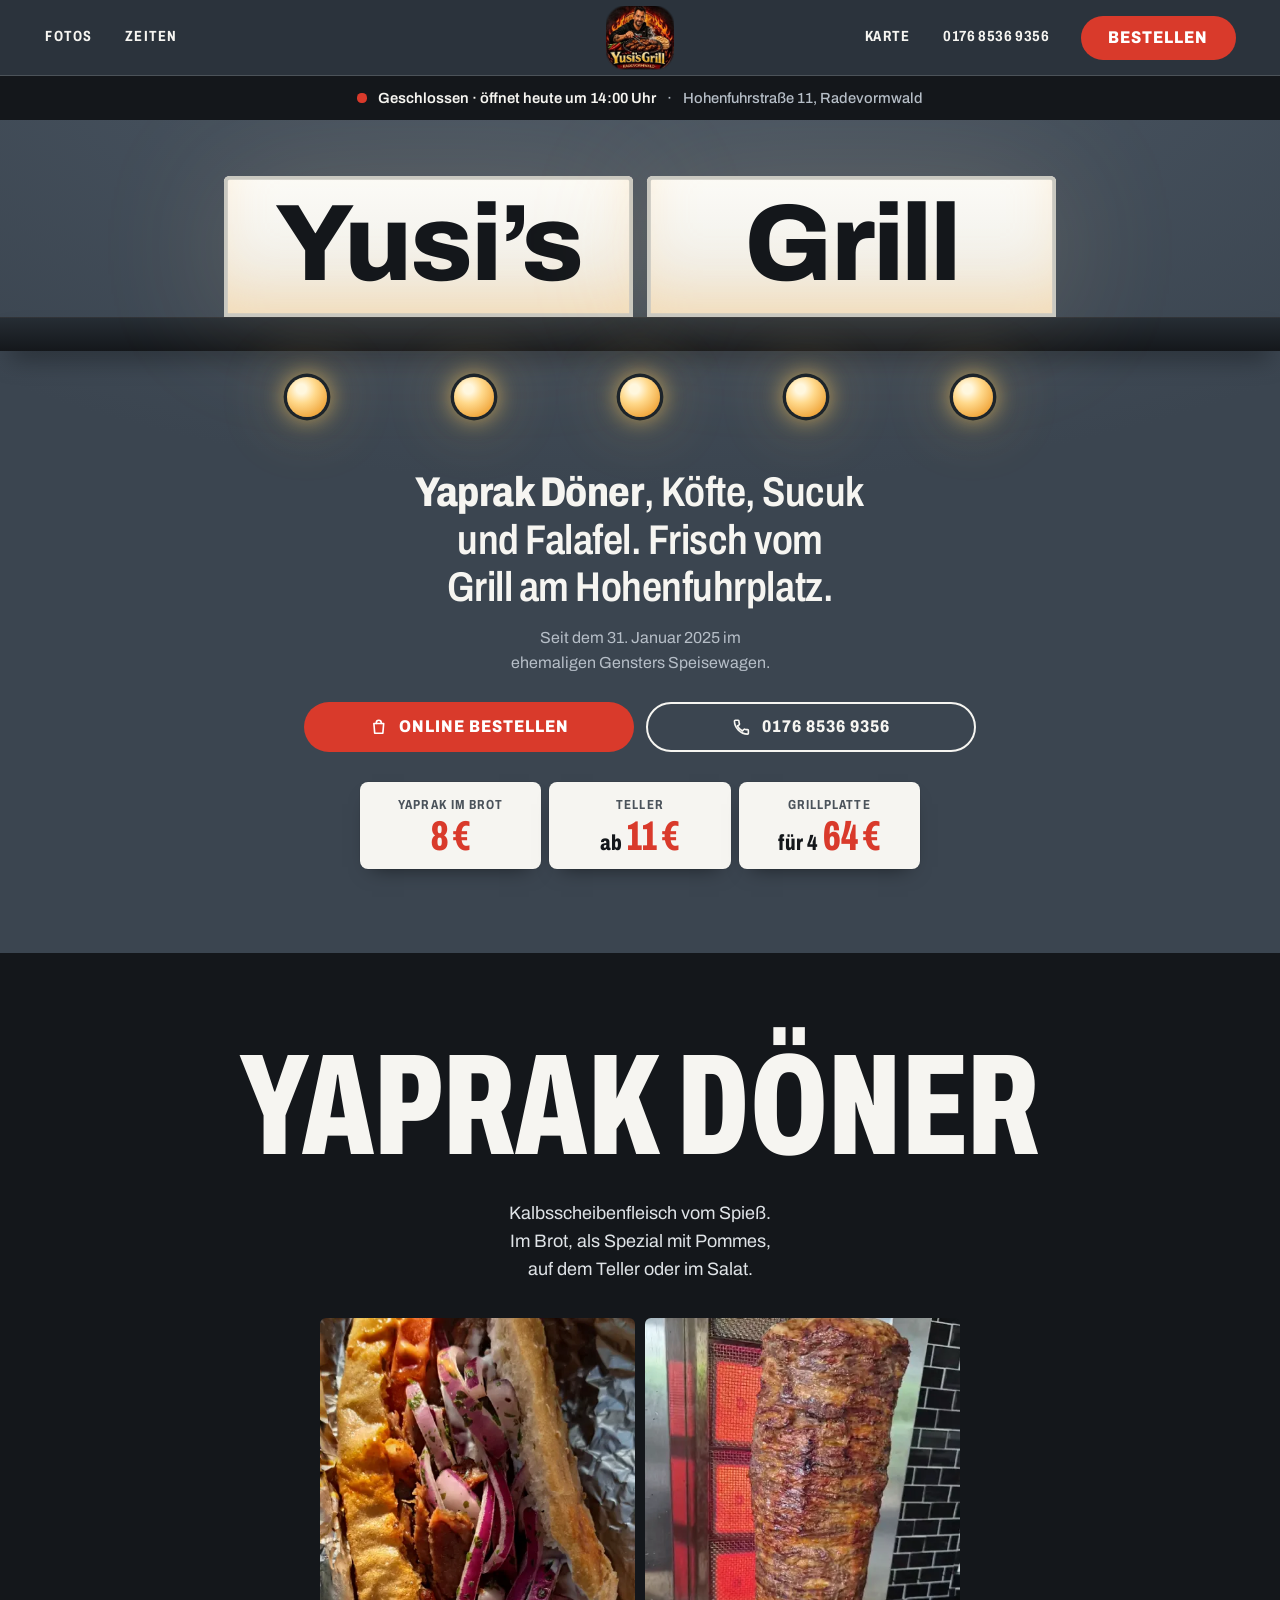
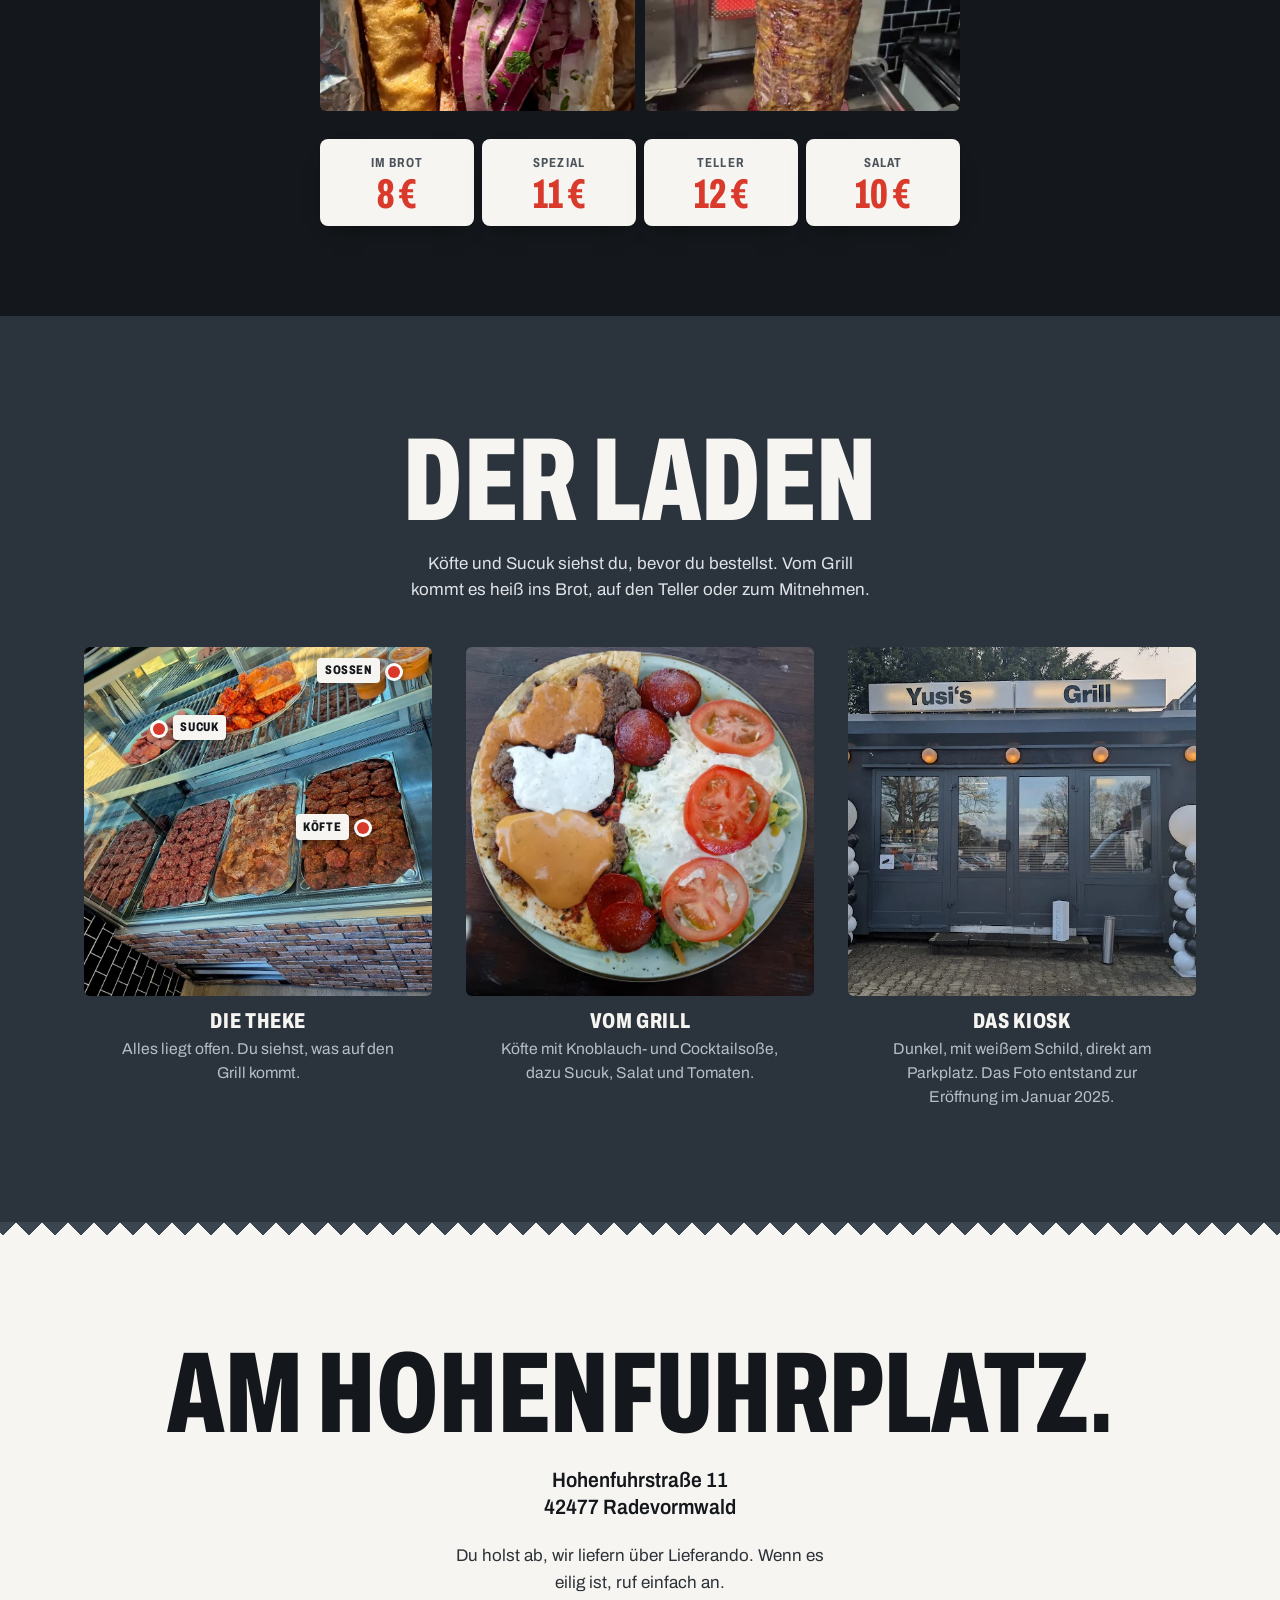
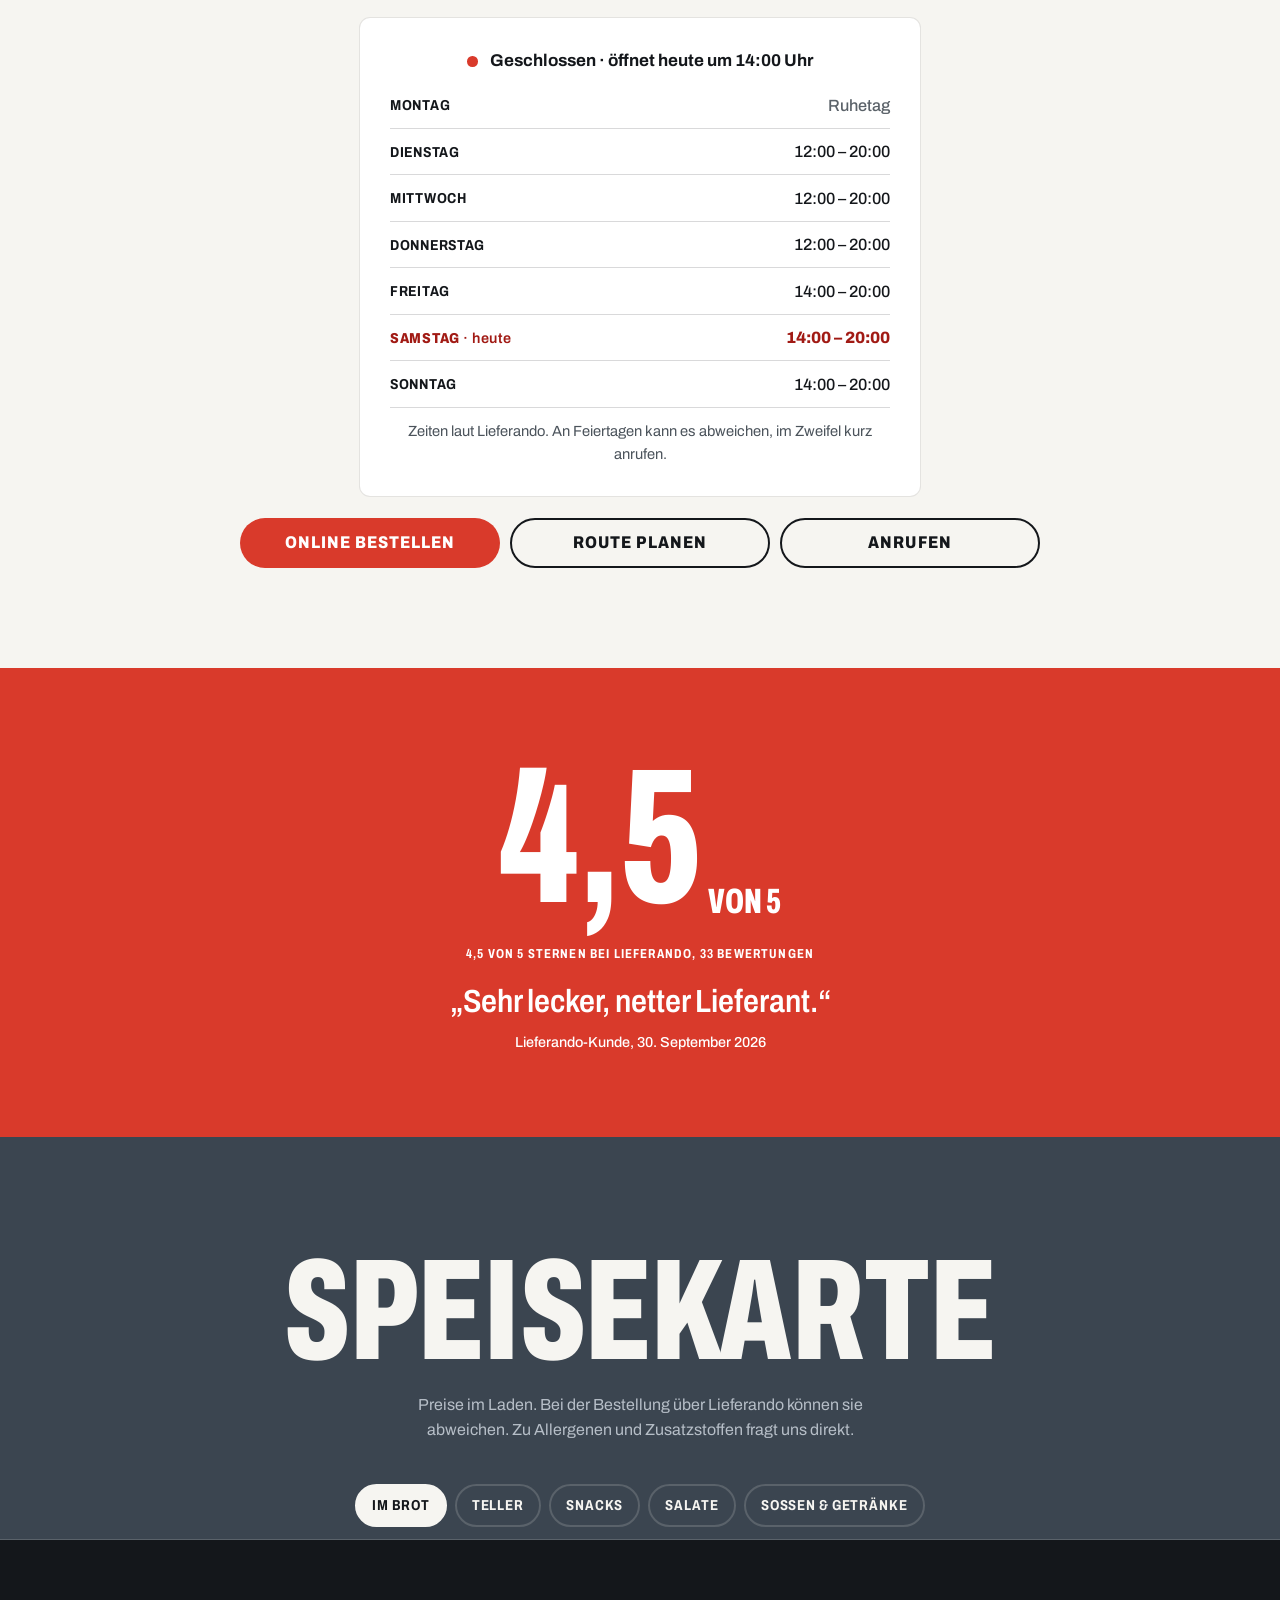
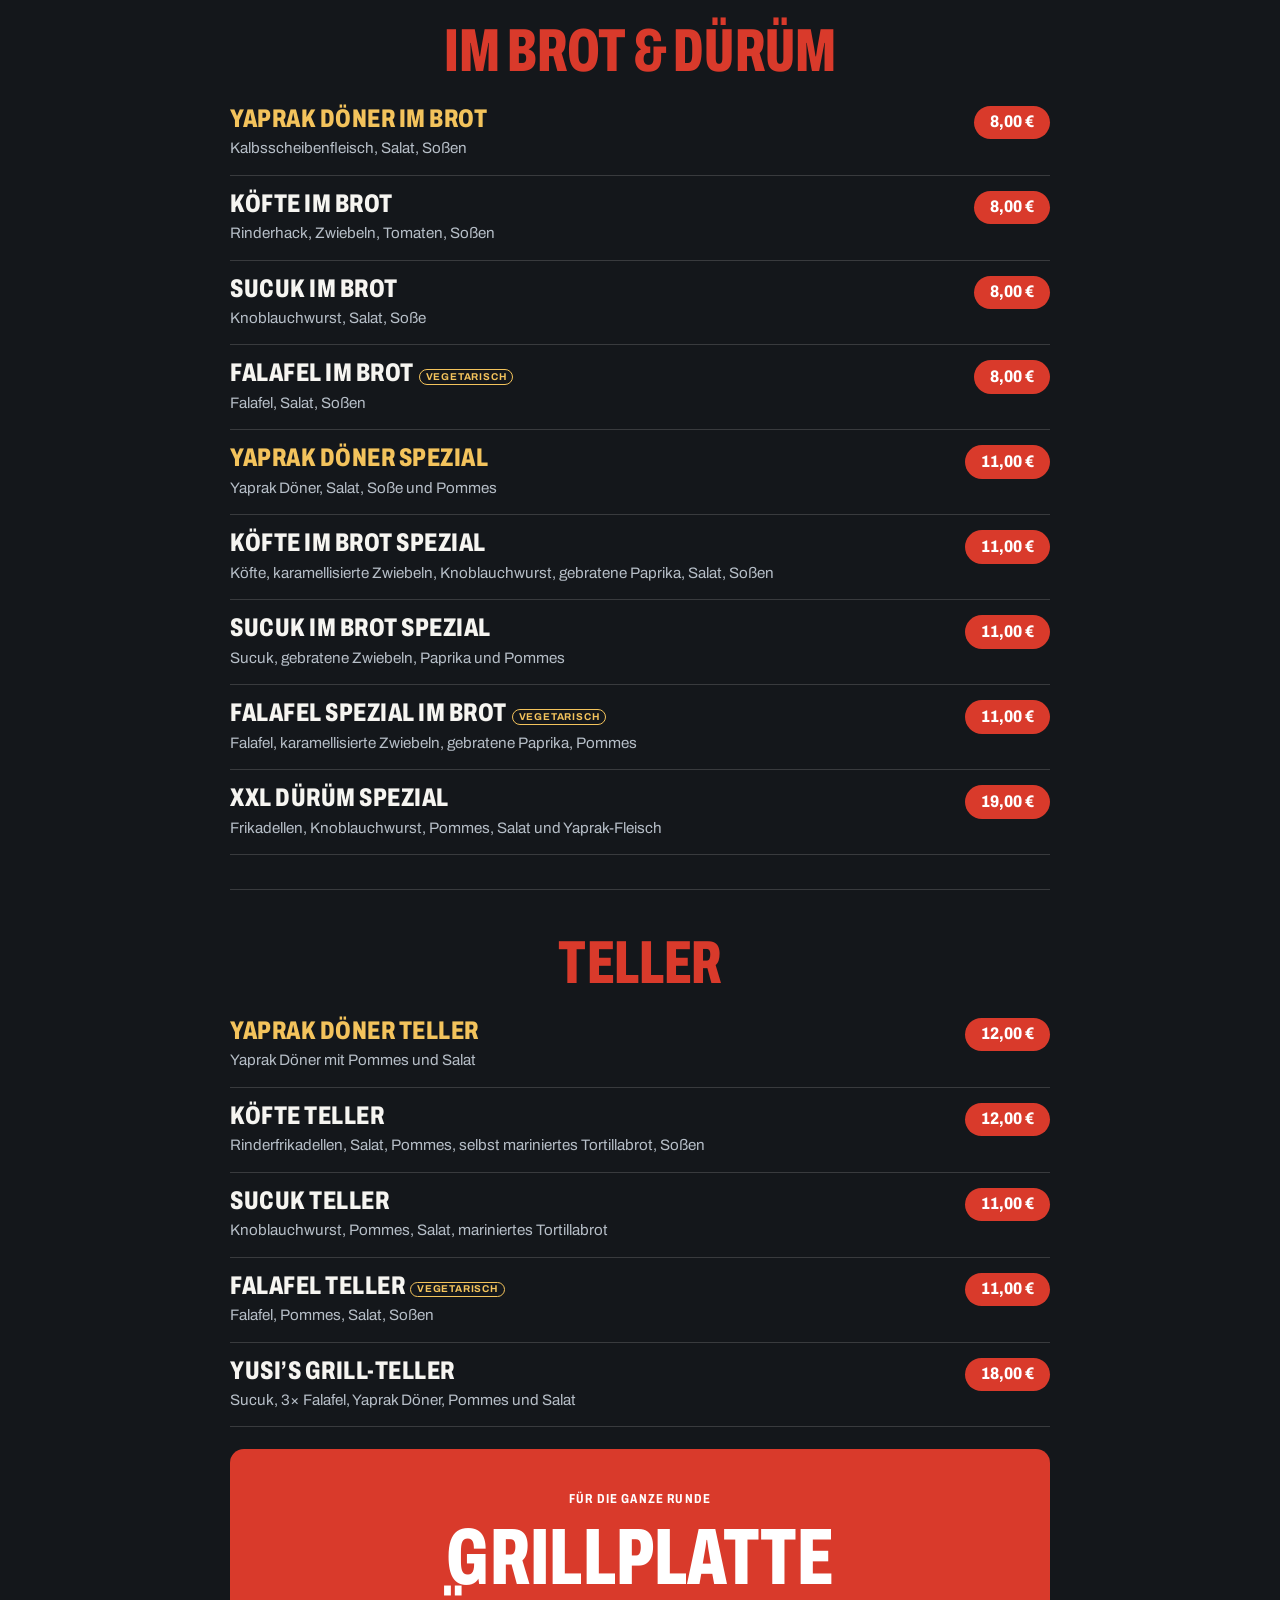
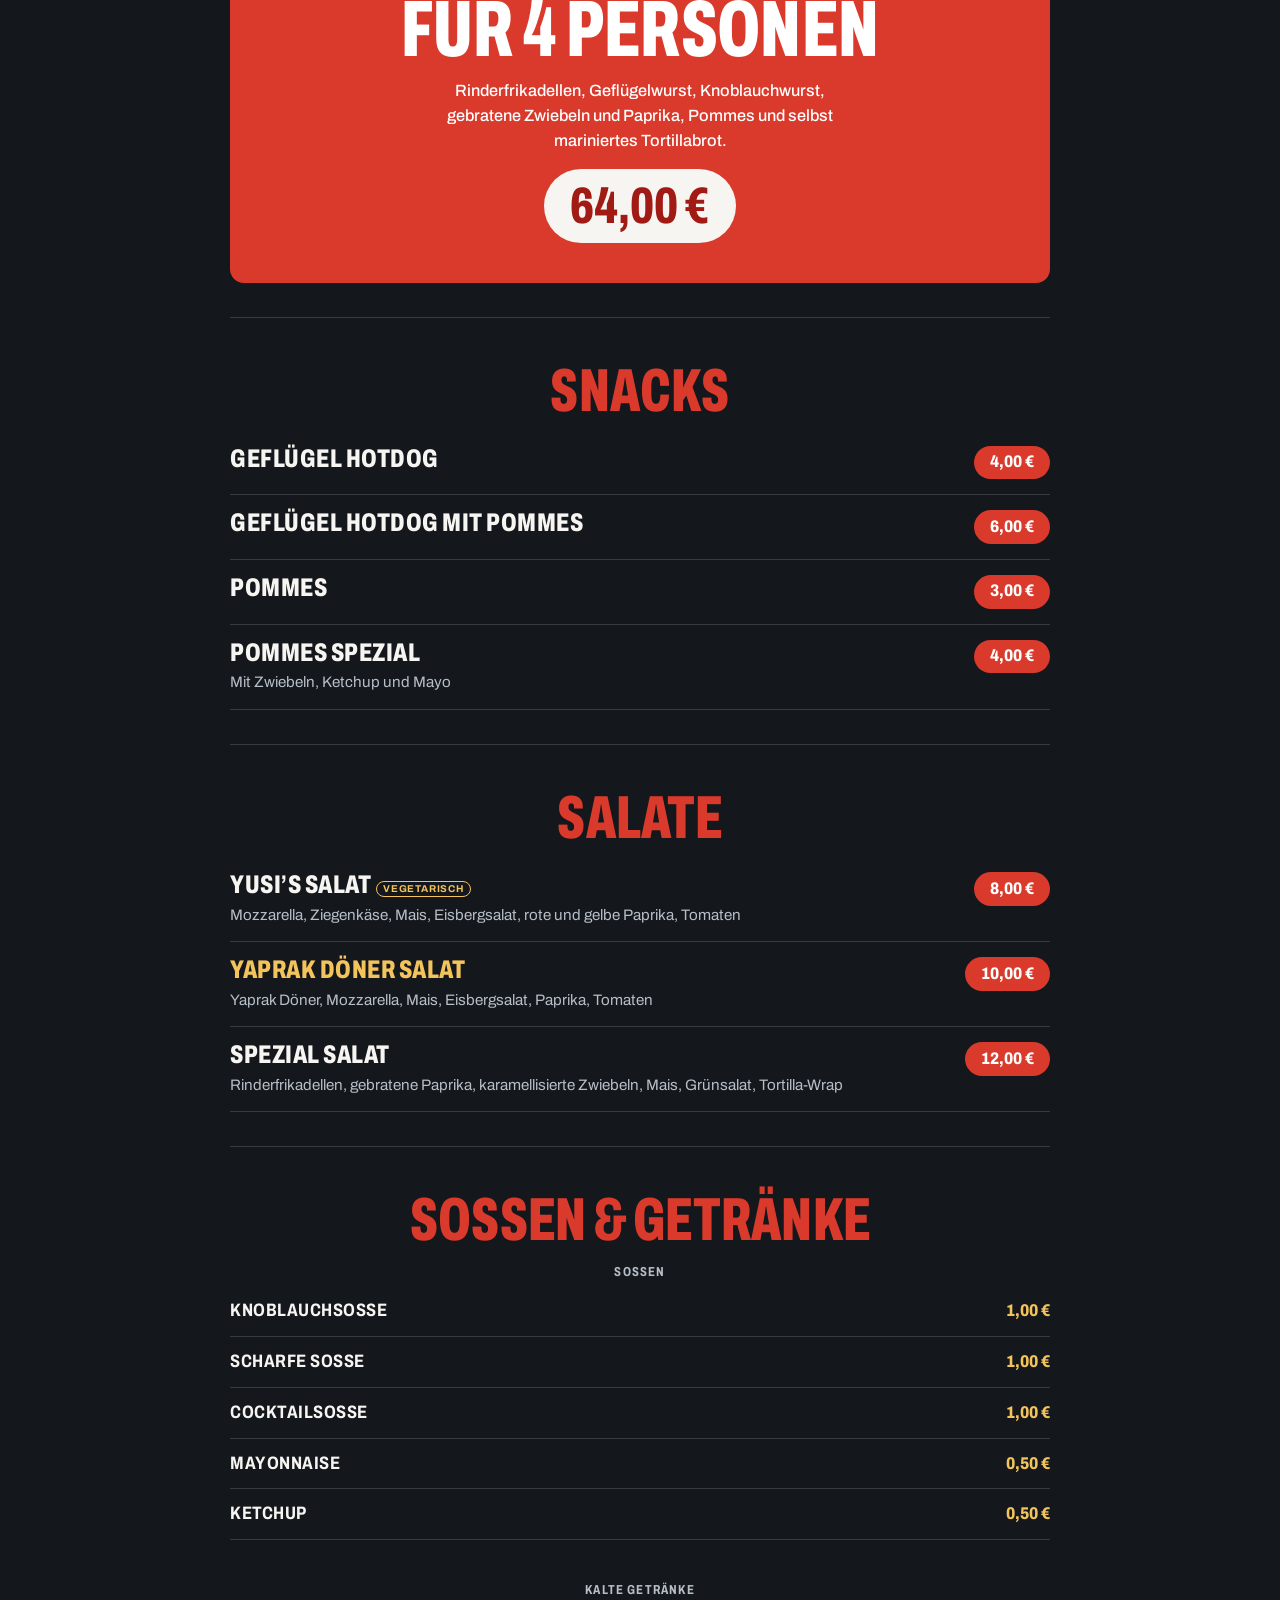
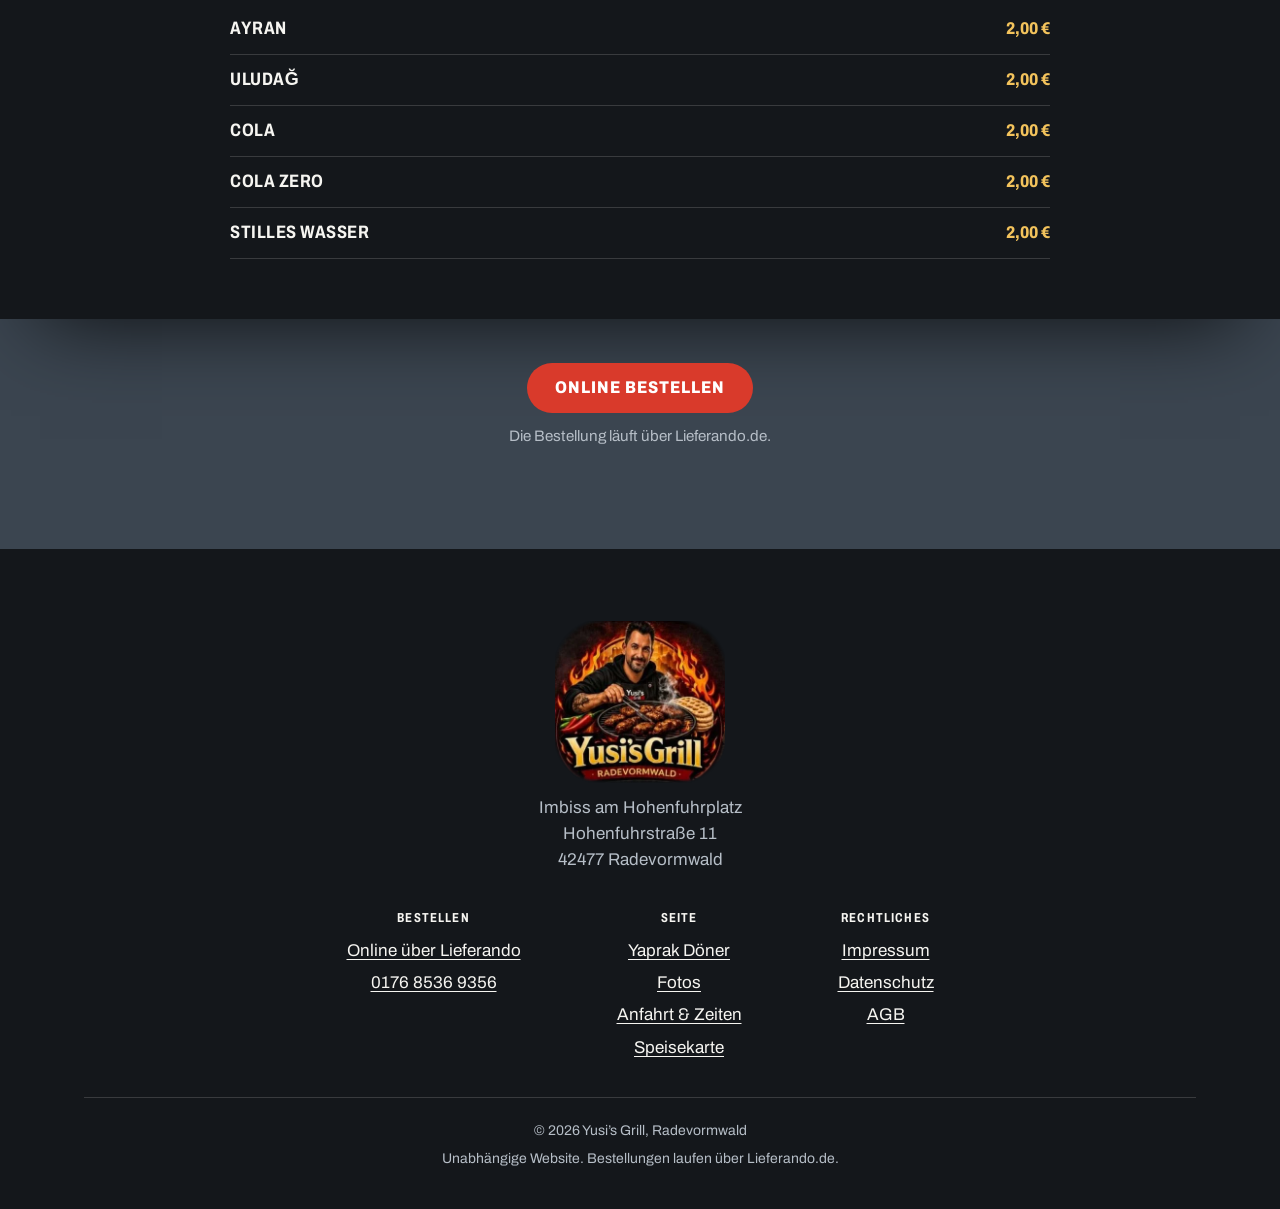
<file: index.html>
<!doctype html>
<html lang="de">
<head>
<meta charset="utf-8">
<meta name="viewport" content="width=device-width, initial-scale=1, viewport-fit=cover">
<title>Yusi's Grill – Yaprak Döner, Köfte und Sucuk in Radevormwald</title>
<meta name="description" content="Yusi's Grill am Hohenfuhrplatz in Radevormwald: Yaprak Döner, Köfte, Sucuk, Falafel und Grillplatten. Zum Mitnehmen oder per Lieferando nach Hause.">
<meta name="theme-color" content="#2b333c">
<link rel="icon" href="images/favicon.svg" type="image/svg+xml">
<link rel="preload" href="fonts/archivo.woff2" as="font" type="font/woff2" crossorigin>
<link rel="stylesheet" href="fonts/fonts.css">
<link rel="stylesheet" href="css/site.css">
</head>
<body>
<a class="skip" href="#karte">Zur Speisekarte springen</a>

<header class="top">
  <nav class="top__nav" aria-label="Bereiche der Seite">
    <a href="#bilder">Fotos</a>
    <a href="#anfahrt" class="hide-sm">Zeiten</a>
  </nav>
  <a class="top__brand" href="#top" aria-label="Yusi's Grill, zum Seitenanfang">
    <img src="images/logo-emblem.webp" alt="" width="350" height="334">
  </a>
  <div class="top__side">
    <a href="#karte">Karte</a>
    <a class="top__tel hide-sm" href="tel:+4917685369356">0176 8536 9356</a>
    <a class="btn btn--red hide-sm" href="https://yusisgrill-radevormwald.de" target="_blank" rel="noopener">Bestellen</a>
  </div>
</header>

<div class="strip" data-status-wrap data-state="closed">
  <div class="strip__in">
    <span class="dot" aria-hidden="true"></span>
    <span data-status>Öffnungszeiten: siehe Anfahrt</span>
    <span class="strip__addr">Hohenfuhrstraße 11, Radevormwald</span>
  </div>
</div>

<main>

<!-- ===================== Hero ===================== -->
<section class="hero" id="top">
  <div class="facade facade--top">
    <h1 class="sign"><span class="sign__plate">Yusi’s</span><span class="sign__plate">Grill</span><span class="vh"> – Döner und Grill in Radevormwald</span></h1>
  </div>
  <div class="roof" aria-hidden="true"></div>
  <div class="facade">
    <div class="lamps" aria-hidden="true">
      <i class="lamp" style="--i:0"></i><i class="lamp" style="--i:1"></i><i class="lamp" style="--i:2"></i><i class="lamp" style="--i:3"></i><i class="lamp" style="--i:4"></i>
    </div>
  </div>

  <div class="wrap hero__body">
    <p class="hero__lead"><strong class="hero__star">Yaprak Döner</strong>, Köfte, Sucuk und Falafel. Frisch vom Grill am Hohenfuhrplatz.</p>
    <p class="hero__since">Seit dem 31. Januar 2025 im ehemaligen Gensters Speisewagen.</p>

    <div class="hero__cta">
      <a class="btn btn--red" href="https://yusisgrill-radevormwald.de" target="_blank" rel="noopener">
        <svg viewBox="0 0 24 24" fill="none" stroke="currentColor" stroke-width="2" stroke-linecap="round" stroke-linejoin="round" aria-hidden="true"><path d="M6 8h12l-1 12H7L6 8Z"/><path d="M9 8V7a3 3 0 0 1 6 0v1"/></svg>
        Online bestellen
      </a>
      <a class="btn btn--line" href="tel:+4917685369356">
        <svg viewBox="0 0 24 24" fill="none" stroke="currentColor" stroke-width="2" stroke-linecap="round" stroke-linejoin="round" aria-hidden="true"><path d="M6.6 10.8c1.3 2.7 3.6 5 6.3 6.3l1.9-2a1 1 0 0 1 1.1-.2c1 .4 2.1.6 3.2.6.6 0 1 .4 1 1V20c0 .6-.4 1-1 1C10.6 21 3 13.4 3 5c0-.6.4-1 1-1h3.5c.6 0 1 .4 1 1 0 1.1.2 2.2.6 3.2a1 1 0 0 1-.2 1.1l-2 1.9Z"/></svg>
        0176 8536 9356
      </a>
    </div>

    <nav class="tags" aria-label="Preise im Überblick">
      <a class="tag" href="#yaprak"><span class="tag__k">Yaprak im Brot</span><span class="tag__v">8 €</span></a>
      <a class="tag" href="#k-teller"><span class="tag__k">Teller</span><span class="tag__v"><small>ab</small>11 €</span></a>
      <a class="tag" href="#k-platte"><span class="tag__k">Grillplatte</span><span class="tag__v"><small>für 4</small>64 €</span></a>
    </nav>
  </div>
</section>

<!-- ===================== Yaprak Döner ===================== -->
<section class="yaprak" id="yaprak" aria-labelledby="h-yaprak">
  <div class="wrap yaprak__in">
    <h2 class="display yaprak__title" id="h-yaprak">Yaprak Döner</h2>
    <p class="yaprak__lead">Kalbsscheibenfleisch vom Spieß. Im Brot, als Spezial mit Pommes, auf dem Teller oder im Salat.</p>

    <ul class="yaprak__photos" role="list">
      <li><img src="images/yaprak-brot-480.webp" srcset="images/yaprak-brot-480.webp 480w, images/yaprak-brot-800.webp 800w" sizes="(min-width: 700px) 310px, 46vw" width="480" height="600" loading="lazy" decoding="async"
               alt="Yaprak Döner im Brot: Fleischscheiben, rote Zwiebeln mit Kräutern und weiße Soße im Fladenbrot auf Alufolie"></li>
      <li><img src="images/spiess-480.webp" srcset="images/spiess-480.webp 480w, images/spiess-800.webp 800w" sizes="(min-width: 700px) 310px, 46vw" width="480" height="640" loading="lazy" decoding="async"
               alt="Der Dönerspieß am Grill vor den glühenden Heizstäben"></li>
    </ul>

    <nav class="tags tags--four" aria-label="Preise für Yaprak Döner">
      <a class="tag" href="#k-brot"><span class="tag__k">Im Brot</span><span class="tag__v">8 €</span></a>
      <a class="tag" href="#k-brot"><span class="tag__k">Spezial</span><span class="tag__v">11 €</span></a>
      <a class="tag" href="#k-teller"><span class="tag__k">Teller</span><span class="tag__v">12 €</span></a>
      <a class="tag" href="#k-salate"><span class="tag__k">Salat</span><span class="tag__v">10 €</span></a>
    </nav>
  </div>
</section>

<!-- ===================== Bilder ===================== -->
<section class="sec bilder" id="bilder">
  <div class="wrap sec__head">
    <h2 class="display sec__title">Der Laden</h2>
    <p class="sec__lead">Köfte und Sucuk siehst du, bevor du bestellst. Vom Grill kommt es heiß ins Brot, auf den Teller oder zum Mitnehmen.</p>
  </div>

  <ul class="shots" role="list">
    <li class="shot">
      <figure>
        <div class="shot__img" data-photo>
          <img src="images/theke.webp" width="1000" height="1000" decoding="async"
               alt="Die Theke bei Yusi’s Grill mit Sucuk, Köfte und Soßen in Schalen unter Glas">
          <span class="pin" style="--x:21.5%;--y:23.5%"><span>Sucuk</span></span>
          <span class="pin pin--l" style="--x:89%;--y:7%"><span>Soßen</span></span>
          <span class="pin pin--l" style="--x:80%;--y:52%"><span>Köfte</span></span>
        </div>
        <figcaption><strong>Die Theke</strong>Alles liegt offen. Du siehst, was auf den Grill kommt.</figcaption>
      </figure>
    </li>
    <li class="shot shot--plate">
      <figure>
        <div class="shot__img" data-photo>
          <img src="images/teller.webp" width="1000" height="750" decoding="async"
               alt="Teller mit Köfte, Knoblauch- und Cocktailsoße, Sucuk-Scheiben, Salat und Tomaten auf Fladenbrot">
        </div>
        <figcaption><strong>Vom Grill</strong>Köfte mit Knoblauch- und Cocktailsoße, dazu Sucuk, Salat und Tomaten.</figcaption>
      </figure>
    </li>
    <li class="shot shot--laden">
      <figure>
        <div class="shot__img" data-photo>
          <img src="images/laden.webp" width="1000" height="562" decoding="async"
               alt="Außenansicht von Yusi's Grill: dunkles Kiosk mit weißem Leuchtschild, fünf Lampen und Luftballons zur Eröffnung">
        </div>
        <figcaption><strong>Das Kiosk</strong>Dunkel, mit weißem Schild, direkt am Parkplatz. Das Foto entstand zur Eröffnung im Januar 2025.</figcaption>
      </figure>
    </li>
  </ul>
  <p class="shots__hint" aria-hidden="true">Zum Weiterblättern wischen</p>
</section>

<!-- ===================== Anfahrt ===================== -->
<section class="anfahrt" id="anfahrt">
  <div class="wrap anfahrt__in">
    <h2 class="display anfahrt__title">Am Hohenfuhrplatz.</h2>
    <p class="addr">Hohenfuhrstraße 11<br>42477 Radevormwald</p>
    <p class="anfahrt__lead">Du holst ab, wir liefern über Lieferando. Wenn es eilig ist, ruf einfach an.</p>

    <div class="hours-box" data-status-wrap data-state="closed">
      <p class="hours-box__status"><span class="dot" aria-hidden="true"></span><span data-status>Öffnungszeiten: siehe Tabelle</span></p>
      <table class="hours" id="hours">
        <caption class="vh">Öffnungs- und Lieferzeiten</caption>
        <tbody>
          <tr data-day="1" class="is-off"><th scope="row">Montag</th><td>Ruhetag</td></tr>
          <tr data-day="2" data-open="12:00" data-close="20:00"><th scope="row">Dienstag</th><td>12:00 – 20:00</td></tr>
          <tr data-day="3" data-open="12:00" data-close="20:00"><th scope="row">Mittwoch</th><td>12:00 – 20:00</td></tr>
          <tr data-day="4" data-open="12:00" data-close="20:00"><th scope="row">Donnerstag</th><td>12:00 – 20:00</td></tr>
          <tr data-day="5" data-open="14:00" data-close="20:00"><th scope="row">Freitag</th><td>14:00 – 20:00</td></tr>
          <tr data-day="6" data-open="14:00" data-close="20:00"><th scope="row">Samstag</th><td>14:00 – 20:00</td></tr>
          <tr data-day="0" data-open="14:00" data-close="20:00"><th scope="row">Sonntag</th><td>14:00 – 20:00</td></tr>
        </tbody>
      </table>
      <p class="hours__note">Zeiten laut Lieferando. An Feiertagen kann es abweichen, im Zweifel kurz anrufen.</p>
    </div>

    <div class="anfahrt__cta">
      <a class="btn btn--red" href="https://yusisgrill-radevormwald.de" target="_blank" rel="noopener">Online bestellen</a>
      <a class="btn btn--line" href="https://www.google.com/maps/search/?api=1&amp;query=Hohenfuhrstra%C3%9Fe+11%2C+42477+Radevormwald" target="_blank" rel="noopener">Route planen</a>
      <a class="btn btn--line" href="tel:+4917685369356">Anrufen</a>
    </div>
  </div>
</section>

<!-- ===================== Bewertung ===================== -->
<section class="band" aria-labelledby="h-bewertung">
  <div class="wrap band__in">
    <div class="band__score" aria-hidden="true">
      <span class="display band__num">4,5</span>
      <span class="band__of">von 5</span>
    </div>
    <h2 class="label band__meta" id="h-bewertung">4,5 von 5 Sternen bei Lieferando, 33 Bewertungen</h2>
    <p class="band__quote">„Sehr lecker, netter Lieferant.“</p>
    <p class="band__src">Lieferando-Kunde, 30. September 2026</p>
  </div>
</section>

<!-- ===================== Speisekarte (ganz unten) ===================== -->
<section class="karte" id="karte">
  <div class="wrap sec__head">
    <h2 class="display karte__title">Speisekarte</h2>
    <p class="karte__note">Preise im Laden. Bei der Bestellung über Lieferando können sie abweichen. Zu Allergenen und Zusatzstoffen fragt uns direkt.</p>
  </div>

  <nav class="cats" aria-label="Kategorien der Speisekarte">
    <a href="#k-brot" class="is-active">Im Brot</a>
    <a href="#k-teller">Teller</a>
    <a href="#k-snacks">Snacks</a>
    <a href="#k-salate">Salate</a>
    <a href="#k-extras">Soßen &amp; Getränke</a>
  </nav>

  <div class="board">
    <div class="board__in">

      <section class="cat" id="k-brot" aria-labelledby="h-brot">
        <h3 class="display cat__title" id="h-brot">Im Brot &amp; Dürüm</h3>
        <ul class="items">
          <li class="item item--yaprak"><h4 class="item__name">Yaprak Döner im Brot</h4><p class="item__desc">Kalbsscheibenfleisch, Salat, Soßen</p><span class="price">8,00 €</span></li>
          <li class="item"><h4 class="item__name">Köfte im Brot</h4><p class="item__desc">Rinderhack, Zwiebeln, Tomaten, Soßen</p><span class="price">8,00 €</span></li>
          <li class="item"><h4 class="item__name">Sucuk im Brot</h4><p class="item__desc">Knoblauchwurst, Salat, Soße</p><span class="price">8,00 €</span></li>
          <li class="item"><h4 class="item__name">Falafel im Brot<span class="item__v">vegetarisch</span></h4><p class="item__desc">Falafel, Salat, Soßen</p><span class="price">8,00 €</span></li>
          <li class="item item--yaprak"><h4 class="item__name">Yaprak Döner Spezial</h4><p class="item__desc">Yaprak Döner, Salat, Soße und Pommes</p><span class="price">11,00 €</span></li>
          <li class="item"><h4 class="item__name">Köfte im Brot Spezial</h4><p class="item__desc">Köfte, karamellisierte Zwiebeln, Knoblauchwurst, gebratene Paprika, Salat, Soßen</p><span class="price">11,00 €</span></li>
          <li class="item"><h4 class="item__name">Sucuk im Brot Spezial</h4><p class="item__desc">Sucuk, gebratene Zwiebeln, Paprika und Pommes</p><span class="price">11,00 €</span></li>
          <li class="item"><h4 class="item__name">Falafel Spezial im Brot<span class="item__v">vegetarisch</span></h4><p class="item__desc">Falafel, karamellisierte Zwiebeln, gebratene Paprika, Pommes</p><span class="price">11,00 €</span></li>
          <li class="item"><h4 class="item__name">XXL Dürüm Spezial</h4><p class="item__desc">Frikadellen, Knoblauchwurst, Pommes, Salat und Yaprak-Fleisch</p><span class="price">19,00 €</span></li>
        </ul>
      </section>

      <section class="cat" id="k-teller" aria-labelledby="h-teller">
        <h3 class="display cat__title" id="h-teller">Teller</h3>
        <ul class="items">
          <li class="item item--yaprak"><h4 class="item__name">Yaprak Döner Teller</h4><p class="item__desc">Yaprak Döner mit Pommes und Salat</p><span class="price">12,00 €</span></li>
          <li class="item"><h4 class="item__name">Köfte Teller</h4><p class="item__desc">Rinderfrikadellen, Salat, Pommes, selbst mariniertes Tortillabrot, Soßen</p><span class="price">12,00 €</span></li>
          <li class="item"><h4 class="item__name">Sucuk Teller</h4><p class="item__desc">Knoblauchwurst, Pommes, Salat, mariniertes Tortillabrot</p><span class="price">11,00 €</span></li>
          <li class="item"><h4 class="item__name">Falafel Teller<span class="item__v">vegetarisch</span></h4><p class="item__desc">Falafel, Pommes, Salat, Soßen</p><span class="price">11,00 €</span></li>
          <li class="item"><h4 class="item__name">Yusi’s Grill-Teller</h4><p class="item__desc">Sucuk, 3× Falafel, Yaprak Döner, Pommes und Salat</p><span class="price">18,00 €</span></li>
        </ul>

        <article class="platte" id="k-platte">
          <p class="label">Für die ganze Runde</p>
          <h4 class="display platte__t">Grillplatte für 4 Personen</h4>
          <p class="platte__d">Rinderfrikadellen, Geflügelwurst, Knoblauchwurst, gebratene Zwiebeln und Paprika, Pommes und selbst mariniertes Tortillabrot.</p>
          <span class="platte__p">64,00 €</span>
        </article>
      </section>

      <section class="cat" id="k-snacks" aria-labelledby="h-snacks">
        <h3 class="display cat__title" id="h-snacks">Snacks</h3>
        <ul class="items">
          <li class="item"><h4 class="item__name">Geflügel Hotdog</h4><span class="price">4,00 €</span></li>
          <li class="item"><h4 class="item__name">Geflügel Hotdog mit Pommes</h4><span class="price">6,00 €</span></li>
          <li class="item"><h4 class="item__name">Pommes</h4><span class="price">3,00 €</span></li>
          <li class="item"><h4 class="item__name">Pommes Spezial</h4><p class="item__desc">Mit Zwiebeln, Ketchup und Mayo</p><span class="price">4,00 €</span></li>
        </ul>
      </section>

      <section class="cat" id="k-salate" aria-labelledby="h-salate">
        <h3 class="display cat__title" id="h-salate">Salate</h3>
        <ul class="items">
          <li class="item"><h4 class="item__name">Yusi’s Salat<span class="item__v">vegetarisch</span></h4><p class="item__desc">Mozzarella, Ziegenkäse, Mais, Eisbergsalat, rote und gelbe Paprika, Tomaten</p><span class="price">8,00 €</span></li>
          <li class="item item--yaprak"><h4 class="item__name">Yaprak Döner Salat</h4><p class="item__desc">Yaprak Döner, Mozzarella, Mais, Eisbergsalat, Paprika, Tomaten</p><span class="price">10,00 €</span></li>
          <li class="item"><h4 class="item__name">Spezial Salat</h4><p class="item__desc">Rinderfrikadellen, gebratene Paprika, karamellisierte Zwiebeln, Mais, Grünsalat, Tortilla-Wrap</p><span class="price">12,00 €</span></li>
        </ul>
      </section>

      <section class="cat" id="k-extras" aria-labelledby="h-extras">
        <h3 class="display cat__title" id="h-extras">Soßen &amp; Getränke</h3>
        <div class="extras">
          <div>
            <h4 class="label">Soßen</h4>
            <div class="mini">
              <div class="mini__row"><span>Knoblauchsoße</span><span>1,00 €</span></div>
              <div class="mini__row"><span>Scharfe Soße</span><span>1,00 €</span></div>
              <div class="mini__row"><span>Cocktailsoße</span><span>1,00 €</span></div>
              <div class="mini__row"><span>Mayonnaise</span><span>0,50 €</span></div>
              <div class="mini__row"><span>Ketchup</span><span>0,50 €</span></div>
            </div>
          </div>
          <div>
            <h4 class="label">Kalte Getränke</h4>
            <div class="mini">
              <div class="mini__row"><span>Ayran</span><span>2,00 €</span></div>
              <div class="mini__row"><span>Uludağ</span><span>2,00 €</span></div>
              <div class="mini__row"><span>Cola</span><span>2,00 €</span></div>
              <div class="mini__row"><span>Cola Zero</span><span>2,00 €</span></div>
              <div class="mini__row"><span>Stilles Wasser</span><span>2,00 €</span></div>
            </div>
          </div>
        </div>
      </section>

    </div>
  </div>

  <div class="wrap karte__cta">
    <a class="btn btn--red" href="https://yusisgrill-radevormwald.de" target="_blank" rel="noopener">Online bestellen</a>
    <p>Die Bestellung läuft über Lieferando.de.</p>
  </div>
</section>

</main>

<footer class="foot">
  <div class="wrap">
    <div class="foot__grid">
      <div class="foot__brand">
        <img src="images/logo-emblem.webp" alt="Yusi’s Grill, Radevormwald" width="350" height="334" loading="lazy" decoding="async">
        <p>Imbiss am Hohenfuhrplatz<br>Hohenfuhrstraße 11<br>42477 Radevormwald</p>
      </div>
      <div>
        <h2 class="label">Bestellen</h2>
        <ul>
          <li><a href="https://yusisgrill-radevormwald.de" target="_blank" rel="noopener">Online über Lieferando</a></li>
          <li><a href="tel:+4917685369356">0176 8536 9356</a></li>
        </ul>
      </div>
      <div>
        <h2 class="label">Seite</h2>
        <ul>
          <li><a href="#yaprak">Yaprak Döner</a></li>
          <li><a href="#bilder">Fotos</a></li>
          <li><a href="#anfahrt">Anfahrt &amp; Zeiten</a></li>
          <li><a href="#karte">Speisekarte</a></li>
        </ul>
      </div>
      <div>
        <h2 class="label">Rechtliches</h2>
        <ul>
          <li><a href="impressum.html">Impressum</a></li>
          <li><a href="datenschutz.html">Datenschutz</a></li>
          <li><a href="agb.html">AGB</a></li>
        </ul>
      </div>
    </div>
    <div class="foot__small">
      <span>© <span data-year>2026</span> Yusi’s Grill, Radevormwald</span>
      <span>Unabhängige Website. Bestellungen laufen über Lieferando.de.</span>
    </div>
  </div>
</footer>

<nav class="dock" aria-label="Schnellzugriff">
  <a href="tel:+4917685369356">
    <svg viewBox="0 0 24 24" fill="none" stroke="currentColor" stroke-width="2" stroke-linecap="round" stroke-linejoin="round" aria-hidden="true"><path d="M6.6 10.8c1.3 2.7 3.6 5 6.3 6.3l1.9-2a1 1 0 0 1 1.1-.2c1 .4 2.1.6 3.2.6.6 0 1 .4 1 1V20c0 .6-.4 1-1 1C10.6 21 3 13.4 3 5c0-.6.4-1 1-1h3.5c.6 0 1 .4 1 1 0 1.1.2 2.2.6 3.2a1 1 0 0 1-.2 1.1l-2 1.9Z"/></svg>
    Anrufen
  </a>
  <a class="is-main" href="https://yusisgrill-radevormwald.de" target="_blank" rel="noopener">
    <svg viewBox="0 0 24 24" fill="none" stroke="currentColor" stroke-width="2" stroke-linecap="round" stroke-linejoin="round" aria-hidden="true"><path d="M6 8h12l-1 12H7L6 8Z"/><path d="M9 8V7a3 3 0 0 1 6 0v1"/></svg>
    Bestellen
  </a>
  <a href="https://www.google.com/maps/search/?api=1&amp;query=Hohenfuhrstra%C3%9Fe+11%2C+42477+Radevormwald" target="_blank" rel="noopener">
    <svg viewBox="0 0 24 24" fill="none" stroke="currentColor" stroke-width="2" stroke-linecap="round" stroke-linejoin="round" aria-hidden="true"><path d="M12 21s6.5-6.6 6.5-11.5a6.5 6.5 0 1 0-13 0C5.5 14.4 12 21 12 21Z"/><circle cx="12" cy="9.5" r="2.3"/></svg>
    Route
  </a>
</nav>

<script src="js/site.js"></script>
</body>
</html>
</file>
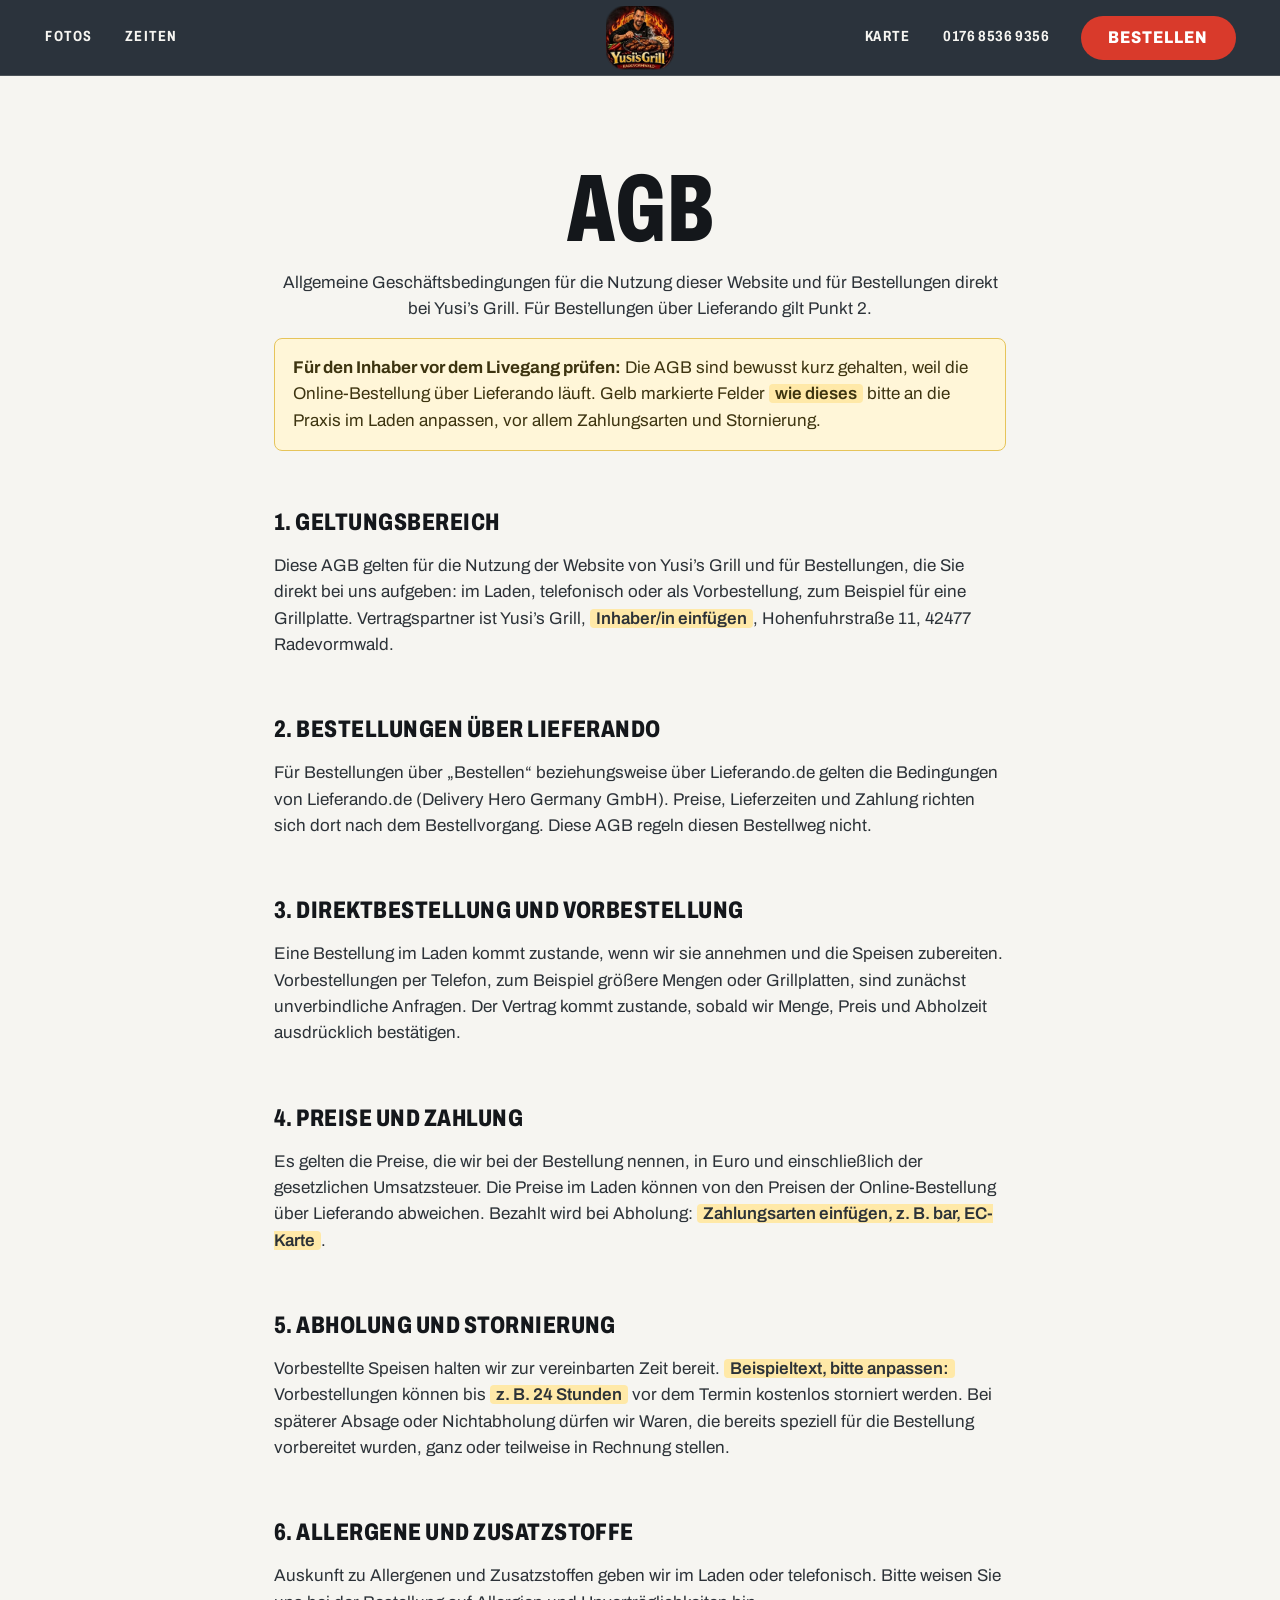
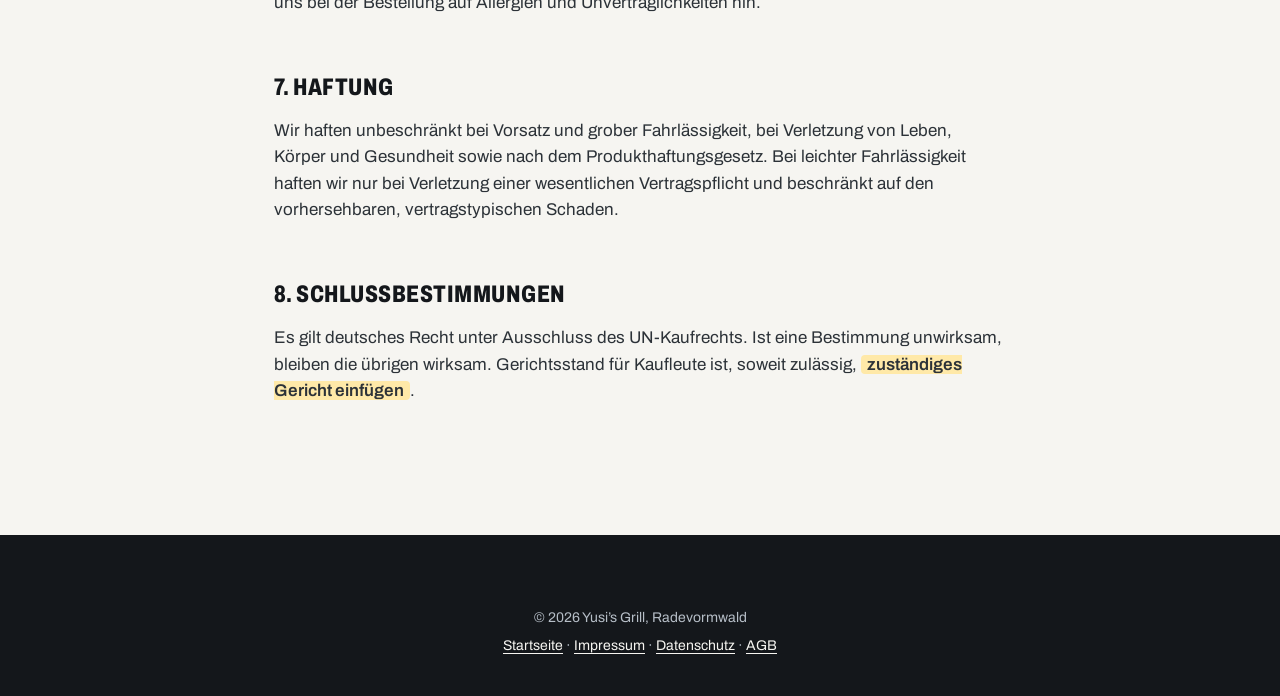
<file: agb.html>
<!doctype html>
<html lang="de">
<head>
<meta charset="utf-8">
<meta name="viewport" content="width=device-width, initial-scale=1, viewport-fit=cover">
<title>AGB – Yusi's Grill Radevormwald</title>
<meta name="robots" content="noindex">
<meta name="theme-color" content="#2b333c">
<link rel="icon" href="images/favicon.svg" type="image/svg+xml">
<link rel="preload" href="fonts/archivo.woff2" as="font" type="font/woff2" crossorigin>
<link rel="stylesheet" href="fonts/fonts.css">
<link rel="stylesheet" href="css/site.css">
</head>
<body>

<header class="top">
  <nav class="top__nav" aria-label="Bereiche der Seite">
    <a href="index.html#bilder">Fotos</a>
    <a href="index.html#anfahrt" class="hide-sm">Zeiten</a>
  </nav>
  <a class="top__brand" href="index.html" aria-label="Yusi's Grill, zur Startseite">
    <img src="images/logo-emblem.webp" alt="" width="350" height="334">
  </a>
  <div class="top__side">
    <a href="index.html#karte">Karte</a>
    <a class="top__tel hide-sm" href="tel:+4917685369356">0176 8536 9356</a>
    <a class="btn btn--red hide-sm" href="https://yusisgrill-radevormwald.de" target="_blank" rel="noopener">Bestellen</a>
  </div>
</header>

<main class="legal">
  <div class="legal__in">
    <h1 class="display">AGB</h1>
    <p class="legal__lead">Allgemeine Geschäftsbedingungen für die Nutzung dieser Website und für Bestellungen direkt bei Yusi’s Grill. Für Bestellungen über Lieferando gilt Punkt 2.</p>

    <div class="legal__todo">
      <strong>Für den Inhaber vor dem Livegang prüfen:</strong> Die AGB sind bewusst kurz gehalten, weil die Online-Bestellung über Lieferando läuft. Gelb markierte Felder <span class="todo">wie dieses</span> bitte an die Praxis im Laden anpassen, vor allem Zahlungsarten und Stornierung.
    </div>

    <h2>1. Geltungsbereich</h2>
    <p>
      Diese AGB gelten für die Nutzung der Website von Yusi’s Grill und für Bestellungen, die Sie direkt bei uns aufgeben: im Laden,
      telefonisch oder als Vorbestellung, zum Beispiel für eine Grillplatte. Vertragspartner ist Yusi’s Grill,
      <span class="todo">Inhaber/in einfügen</span>, Hohenfuhrstraße 11, 42477 Radevormwald.
    </p>

    <h2>2. Bestellungen über Lieferando</h2>
    <p>
      Für Bestellungen über „Bestellen“ beziehungsweise über Lieferando.de gelten die Bedingungen von Lieferando.de (Delivery Hero Germany
      GmbH). Preise, Lieferzeiten und Zahlung richten sich dort nach dem Bestellvorgang. Diese AGB regeln diesen Bestellweg nicht.
    </p>

    <h2>3. Direktbestellung und Vorbestellung</h2>
    <p>
      Eine Bestellung im Laden kommt zustande, wenn wir sie annehmen und die Speisen zubereiten. Vorbestellungen per Telefon, zum Beispiel
      größere Mengen oder Grillplatten, sind zunächst unverbindliche Anfragen. Der Vertrag kommt zustande, sobald wir Menge, Preis und
      Abholzeit ausdrücklich bestätigen.
    </p>

    <h2>4. Preise und Zahlung</h2>
    <p>
      Es gelten die Preise, die wir bei der Bestellung nennen, in Euro und einschließlich der gesetzlichen Umsatzsteuer. Die Preise im Laden
      können von den Preisen der Online-Bestellung über Lieferando abweichen. Bezahlt wird bei Abholung:
      <span class="todo">Zahlungsarten einfügen, z. B. bar, EC-Karte</span>.
    </p>

    <h2>5. Abholung und Stornierung</h2>
    <p>
      Vorbestellte Speisen halten wir zur vereinbarten Zeit bereit. <span class="todo">Beispieltext, bitte anpassen:</span> Vorbestellungen
      können bis <span class="todo">z. B. 24 Stunden</span> vor dem Termin kostenlos storniert werden. Bei späterer Absage oder Nichtabholung
      dürfen wir Waren, die bereits speziell für die Bestellung vorbereitet wurden, ganz oder teilweise in Rechnung stellen.
    </p>

    <h2>6. Allergene und Zusatzstoffe</h2>
    <p>
      Auskunft zu Allergenen und Zusatzstoffen geben wir im Laden oder telefonisch. Bitte weisen Sie uns bei der Bestellung auf Allergien und
      Unverträglichkeiten hin.
    </p>

    <h2>7. Haftung</h2>
    <p>
      Wir haften unbeschränkt bei Vorsatz und grober Fahrlässigkeit, bei Verletzung von Leben, Körper und Gesundheit sowie nach dem
      Produkthaftungsgesetz. Bei leichter Fahrlässigkeit haften wir nur bei Verletzung einer wesentlichen Vertragspflicht und beschränkt auf
      den vorhersehbaren, vertragstypischen Schaden.
    </p>

    <h2>8. Schlussbestimmungen</h2>
    <p>
      Es gilt deutsches Recht unter Ausschluss des UN-Kaufrechts. Ist eine Bestimmung unwirksam, bleiben die übrigen wirksam. Gerichtsstand
      für Kaufleute ist, soweit zulässig, <span class="todo">zuständiges Gericht einfügen</span>.
    </p>
  </div>
</main>

<footer class="foot">
  <div class="wrap">
    <div class="foot__small" style="margin-top:0;border-top:0;padding-top:0">
      <span>© <span data-year>2026</span> Yusi’s Grill, Radevormwald</span>
      <span><a href="index.html">Startseite</a> · <a href="impressum.html">Impressum</a> · <a href="datenschutz.html">Datenschutz</a> · <a href="agb.html">AGB</a></span>
    </div>
  </div>
</footer>

<script src="js/site.js"></script>
</body>
</html>
</file>
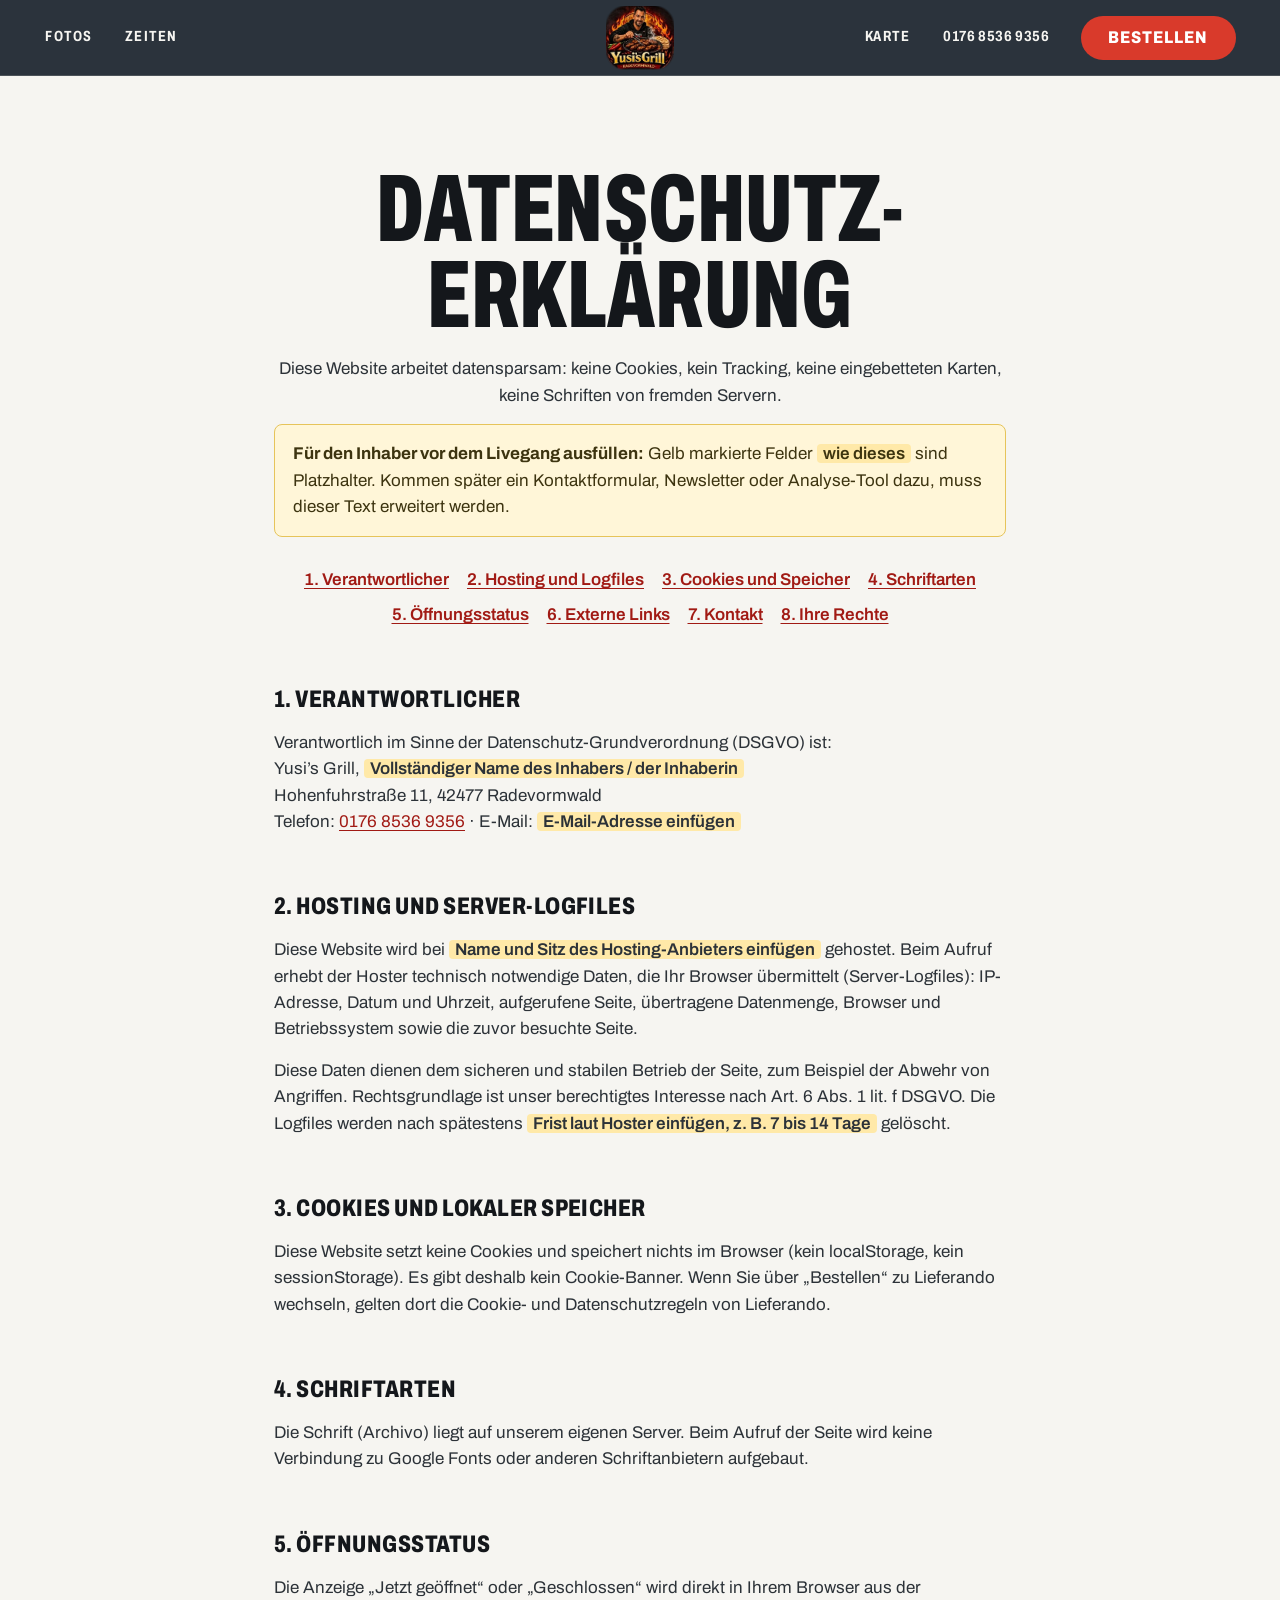
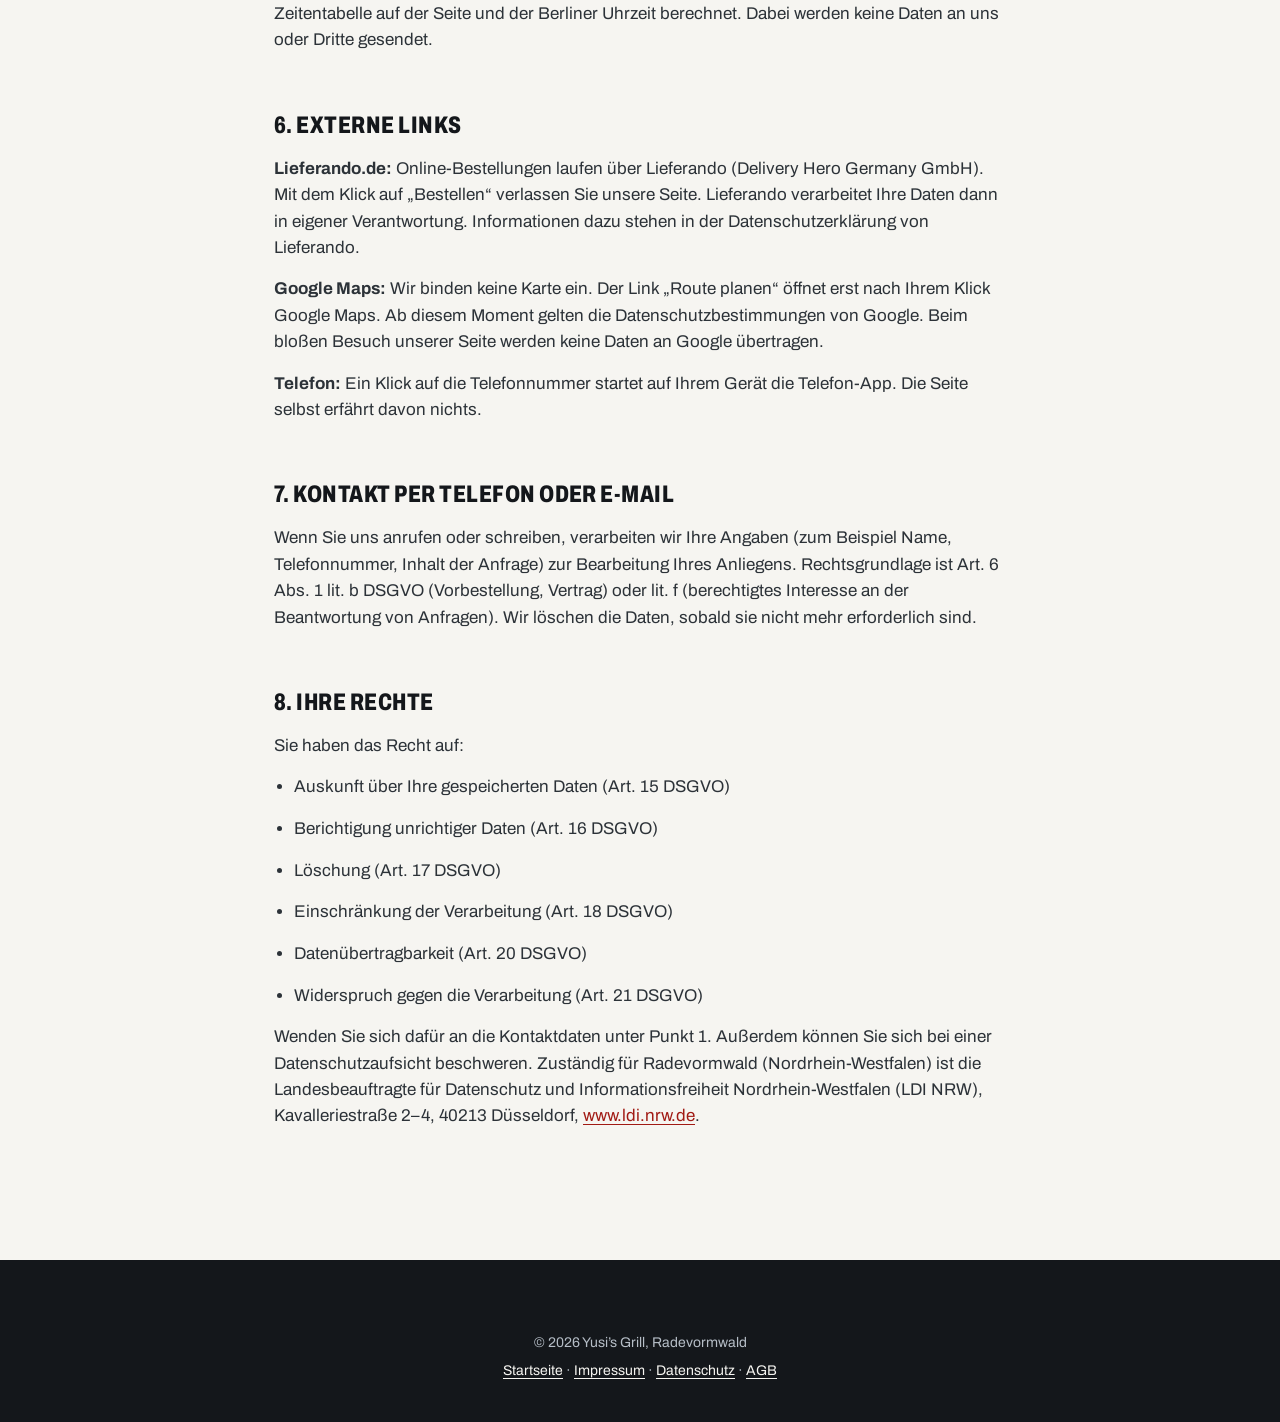
<file: datenschutz.html>
<!doctype html>
<html lang="de">
<head>
<meta charset="utf-8">
<meta name="viewport" content="width=device-width, initial-scale=1, viewport-fit=cover">
<title>Datenschutzerklärung – Yusi's Grill Radevormwald</title>
<meta name="robots" content="noindex">
<meta name="theme-color" content="#2b333c">
<link rel="icon" href="images/favicon.svg" type="image/svg+xml">
<link rel="preload" href="fonts/archivo.woff2" as="font" type="font/woff2" crossorigin>
<link rel="stylesheet" href="fonts/fonts.css">
<link rel="stylesheet" href="css/site.css">
</head>
<body>

<header class="top">
  <nav class="top__nav" aria-label="Bereiche der Seite">
    <a href="index.html#bilder">Fotos</a>
    <a href="index.html#anfahrt" class="hide-sm">Zeiten</a>
  </nav>
  <a class="top__brand" href="index.html" aria-label="Yusi's Grill, zur Startseite">
    <img src="images/logo-emblem.webp" alt="" width="350" height="334">
  </a>
  <div class="top__side">
    <a href="index.html#karte">Karte</a>
    <a class="top__tel hide-sm" href="tel:+4917685369356">0176 8536 9356</a>
    <a class="btn btn--red hide-sm" href="https://yusisgrill-radevormwald.de" target="_blank" rel="noopener">Bestellen</a>
  </div>
</header>

<main class="legal">
  <div class="legal__in">
    <h1 class="display">Datenschutz&shy;erklärung</h1>
    <p class="legal__lead">Diese Website arbeitet datensparsam: keine Cookies, kein Tracking, keine eingebetteten Karten, keine Schriften von fremden Servern.</p>

    <div class="legal__todo">
      <strong>Für den Inhaber vor dem Livegang ausfüllen:</strong> Gelb markierte Felder <span class="todo">wie dieses</span> sind Platzhalter. Kommen später ein Kontaktformular, Newsletter oder Analyse-Tool dazu, muss dieser Text erweitert werden.
    </div>

    <nav class="legal__toc" aria-label="Inhalt">
      <a href="#verantwortlicher">1. Verantwortlicher</a>
      <a href="#hosting">2. Hosting und Logfiles</a>
      <a href="#speicher">3. Cookies und Speicher</a>
      <a href="#schriften">4. Schriftarten</a>
      <a href="#status">5. Öffnungsstatus</a>
      <a href="#links">6. Externe Links</a>
      <a href="#kontakt">7. Kontakt</a>
      <a href="#rechte">8. Ihre Rechte</a>
    </nav>

    <h2 id="verantwortlicher">1. Verantwortlicher</h2>
    <p>
      Verantwortlich im Sinne der Datenschutz-Grundverordnung (DSGVO) ist:<br>
      Yusi’s Grill, <span class="todo">Vollständiger Name des Inhabers / der Inhaberin</span><br>
      Hohenfuhrstraße 11, 42477 Radevormwald<br>
      Telefon: <a href="tel:+4917685369356">0176 8536 9356</a> · E-Mail: <span class="todo">E-Mail-Adresse einfügen</span>
    </p>

    <h2 id="hosting">2. Hosting und Server-Logfiles</h2>
    <p>
      Diese Website wird bei <span class="todo">Name und Sitz des Hosting-Anbieters einfügen</span> gehostet. Beim Aufruf erhebt der Hoster
      technisch notwendige Daten, die Ihr Browser übermittelt (Server-Logfiles): IP-Adresse, Datum und Uhrzeit, aufgerufene Seite,
      übertragene Datenmenge, Browser und Betriebssystem sowie die zuvor besuchte Seite.
    </p>
    <p>
      Diese Daten dienen dem sicheren und stabilen Betrieb der Seite, zum Beispiel der Abwehr von Angriffen. Rechtsgrundlage ist unser
      berechtigtes Interesse nach Art. 6 Abs. 1 lit. f DSGVO. Die Logfiles werden nach spätestens
      <span class="todo">Frist laut Hoster einfügen, z. B. 7 bis 14 Tage</span> gelöscht.
    </p>

    <h2 id="speicher">3. Cookies und lokaler Speicher</h2>
    <p>
      Diese Website setzt keine Cookies und speichert nichts im Browser (kein localStorage, kein sessionStorage). Es gibt deshalb kein
      Cookie-Banner. Wenn Sie über „Bestellen“ zu Lieferando wechseln, gelten dort die Cookie- und Datenschutzregeln von Lieferando.
    </p>

    <h2 id="schriften">4. Schriftarten</h2>
    <p>
      Die Schrift (Archivo) liegt auf unserem eigenen Server. Beim Aufruf der Seite wird keine Verbindung zu Google Fonts oder anderen
      Schriftanbietern aufgebaut.
    </p>

    <h2 id="status">5. Öffnungsstatus</h2>
    <p>
      Die Anzeige „Jetzt geöffnet“ oder „Geschlossen“ wird direkt in Ihrem Browser aus der Zeitentabelle auf der Seite und der Berliner
      Uhrzeit berechnet. Dabei werden keine Daten an uns oder Dritte gesendet.
    </p>

    <h2 id="links">6. Externe Links</h2>
    <p>
      <strong>Lieferando.de:</strong> Online-Bestellungen laufen über Lieferando (Delivery Hero Germany GmbH). Mit dem Klick auf „Bestellen“
      verlassen Sie unsere Seite. Lieferando verarbeitet Ihre Daten dann in eigener Verantwortung. Informationen dazu stehen in der
      Datenschutzerklärung von Lieferando.
    </p>
    <p>
      <strong>Google Maps:</strong> Wir binden keine Karte ein. Der Link „Route planen“ öffnet erst nach Ihrem Klick Google Maps. Ab diesem
      Moment gelten die Datenschutzbestimmungen von Google. Beim bloßen Besuch unserer Seite werden keine Daten an Google übertragen.
    </p>
    <p>
      <strong>Telefon:</strong> Ein Klick auf die Telefonnummer startet auf Ihrem Gerät die Telefon-App. Die Seite selbst erfährt davon nichts.
    </p>

    <h2 id="kontakt">7. Kontakt per Telefon oder E-Mail</h2>
    <p>
      Wenn Sie uns anrufen oder schreiben, verarbeiten wir Ihre Angaben (zum Beispiel Name, Telefonnummer, Inhalt der Anfrage) zur Bearbeitung
      Ihres Anliegens. Rechtsgrundlage ist Art. 6 Abs. 1 lit. b DSGVO (Vorbestellung, Vertrag) oder lit. f (berechtigtes Interesse an der
      Beantwortung von Anfragen). Wir löschen die Daten, sobald sie nicht mehr erforderlich sind.
    </p>

    <h2 id="rechte">8. Ihre Rechte</h2>
    <p>Sie haben das Recht auf:</p>
    <ul>
      <li>Auskunft über Ihre gespeicherten Daten (Art. 15 DSGVO)</li>
      <li>Berichtigung unrichtiger Daten (Art. 16 DSGVO)</li>
      <li>Löschung (Art. 17 DSGVO)</li>
      <li>Einschränkung der Verarbeitung (Art. 18 DSGVO)</li>
      <li>Datenübertragbarkeit (Art. 20 DSGVO)</li>
      <li>Widerspruch gegen die Verarbeitung (Art. 21 DSGVO)</li>
    </ul>
    <p>
      Wenden Sie sich dafür an die Kontaktdaten unter Punkt 1. Außerdem können Sie sich bei einer Datenschutzaufsicht beschweren. Zuständig
      für Radevormwald (Nordrhein-Westfalen) ist die Landesbeauftragte für Datenschutz und Informationsfreiheit Nordrhein-Westfalen (LDI NRW),
      Kavalleriestraße 2–4, 40213 Düsseldorf,
      <a href="https://www.ldi.nrw.de" target="_blank" rel="noopener">www.ldi.nrw.de</a>.
    </p>
  </div>
</main>

<footer class="foot">
  <div class="wrap">
    <div class="foot__small" style="margin-top:0;border-top:0;padding-top:0">
      <span>© <span data-year>2026</span> Yusi’s Grill, Radevormwald</span>
      <span><a href="index.html">Startseite</a> · <a href="impressum.html">Impressum</a> · <a href="datenschutz.html">Datenschutz</a> · <a href="agb.html">AGB</a></span>
    </div>
  </div>
</footer>

<script src="js/site.js"></script>
</body>
</html>
</file>
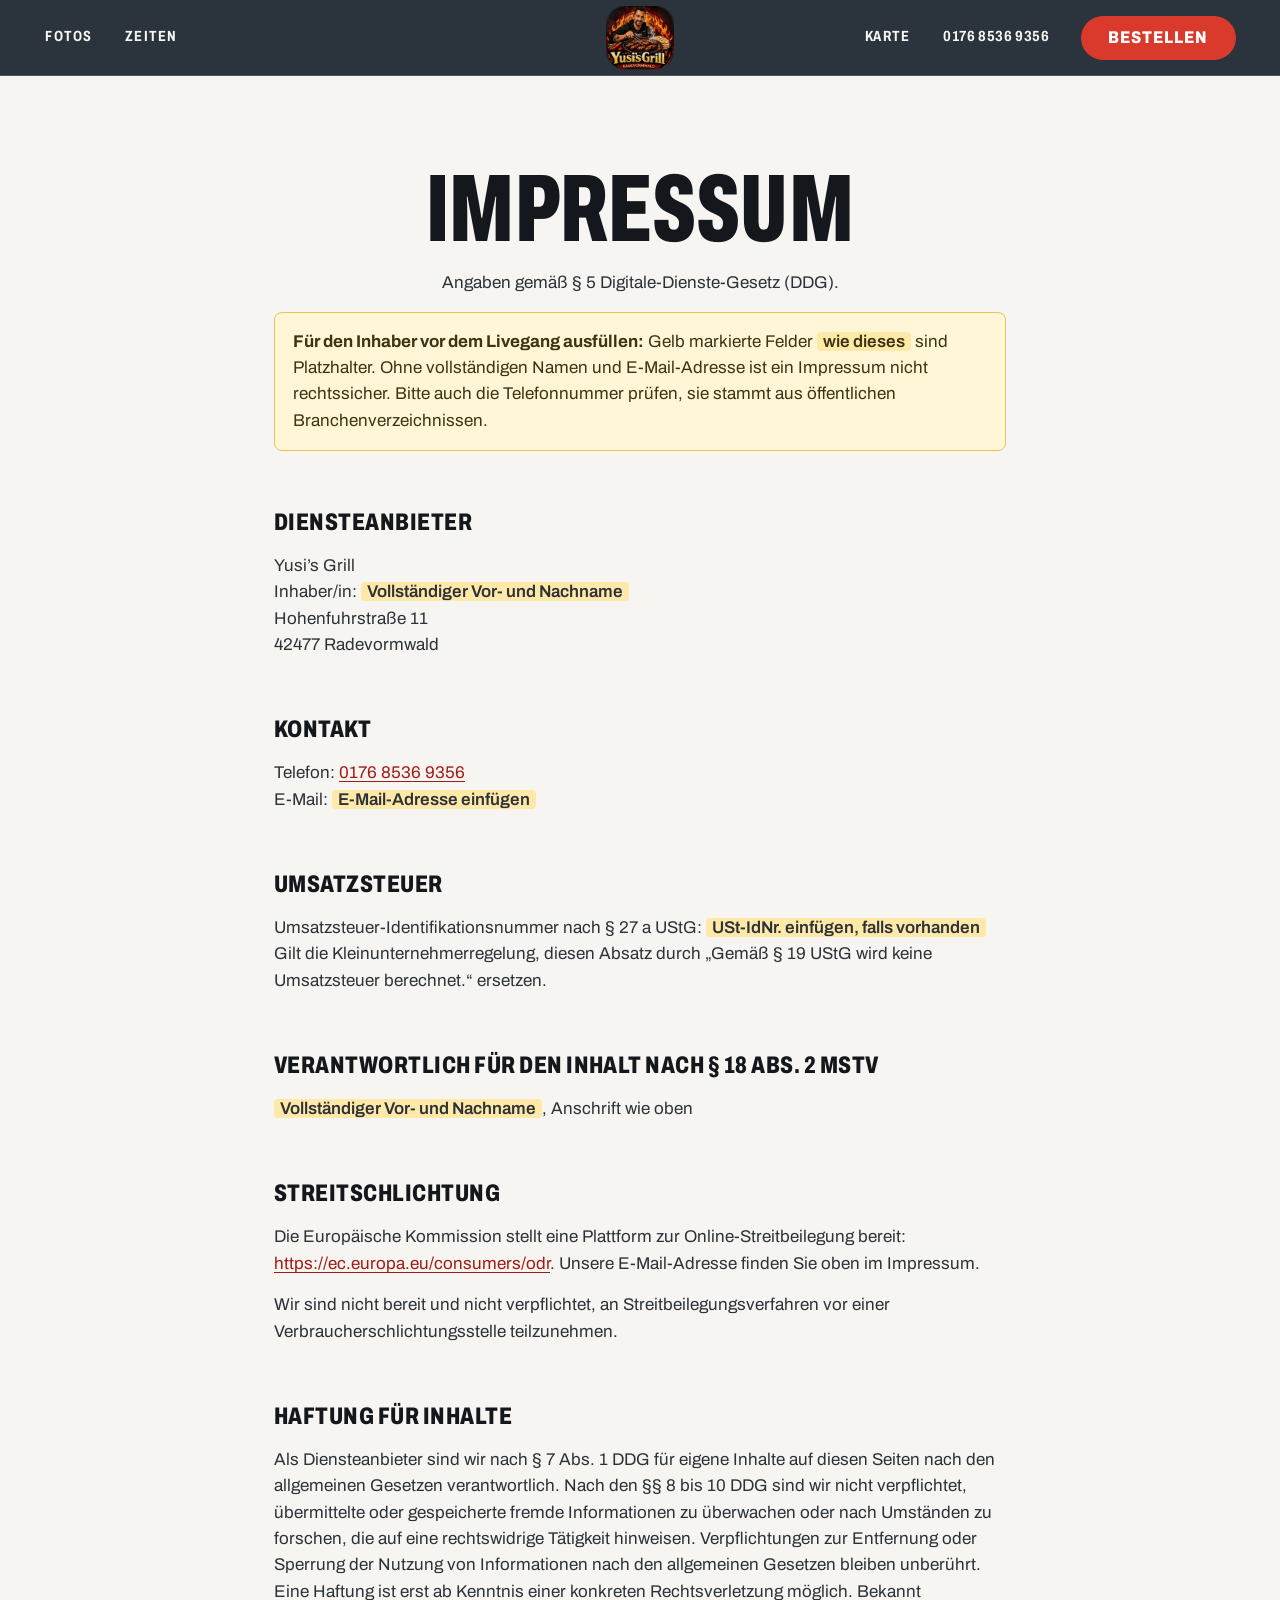
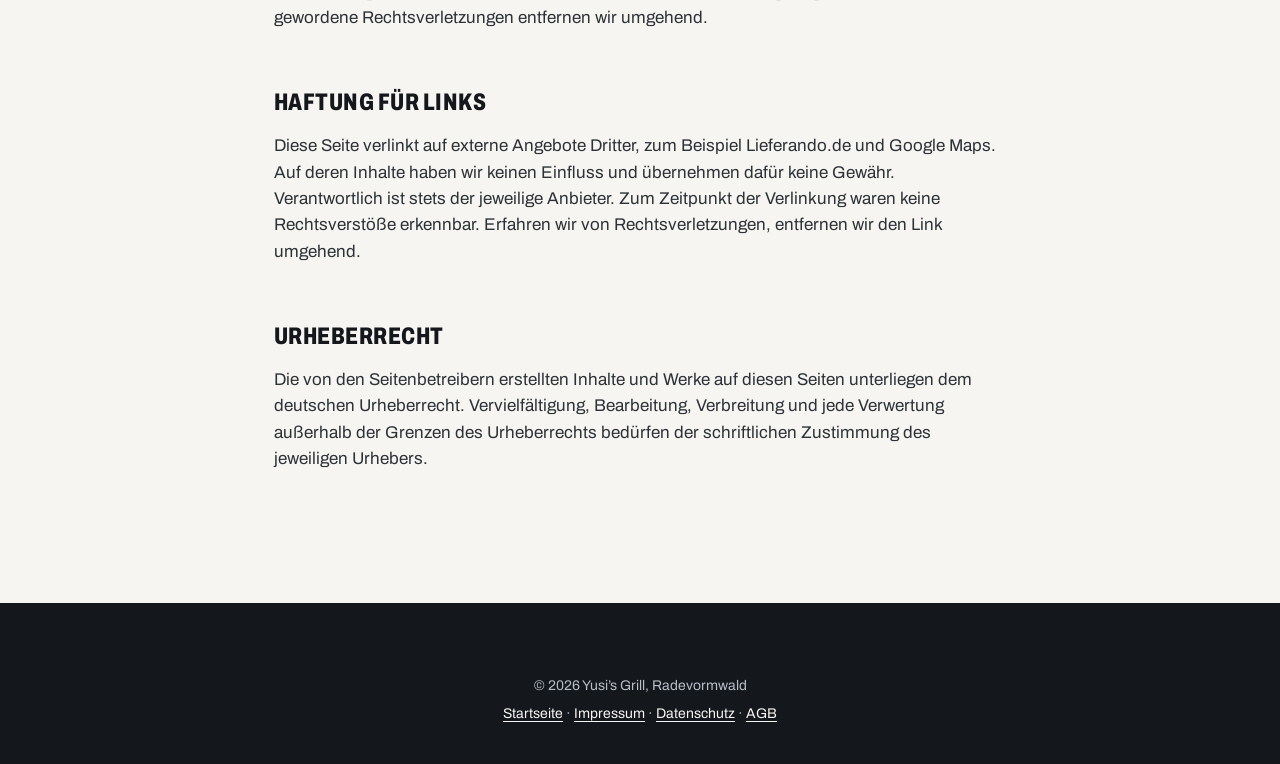
<file: impressum.html>
<!doctype html>
<html lang="de">
<head>
<meta charset="utf-8">
<meta name="viewport" content="width=device-width, initial-scale=1, viewport-fit=cover">
<title>Impressum – Yusi's Grill Radevormwald</title>
<meta name="robots" content="noindex">
<meta name="theme-color" content="#2b333c">
<link rel="icon" href="images/favicon.svg" type="image/svg+xml">
<link rel="preload" href="fonts/archivo.woff2" as="font" type="font/woff2" crossorigin>
<link rel="stylesheet" href="fonts/fonts.css">
<link rel="stylesheet" href="css/site.css">
</head>
<body>

<header class="top">
  <nav class="top__nav" aria-label="Bereiche der Seite">
    <a href="index.html#bilder">Fotos</a>
    <a href="index.html#anfahrt" class="hide-sm">Zeiten</a>
  </nav>
  <a class="top__brand" href="index.html" aria-label="Yusi's Grill, zur Startseite">
    <img src="images/logo-emblem.webp" alt="" width="350" height="334">
  </a>
  <div class="top__side">
    <a href="index.html#karte">Karte</a>
    <a class="top__tel hide-sm" href="tel:+4917685369356">0176 8536 9356</a>
    <a class="btn btn--red hide-sm" href="https://yusisgrill-radevormwald.de" target="_blank" rel="noopener">Bestellen</a>
  </div>
</header>

<main class="legal">
  <div class="legal__in">
    <h1 class="display">Impressum</h1>
    <p class="legal__lead">Angaben gemäß § 5 Digitale-Dienste-Gesetz (DDG).</p>

    <div class="legal__todo">
      <strong>Für den Inhaber vor dem Livegang ausfüllen:</strong> Gelb markierte Felder <span class="todo">wie dieses</span> sind Platzhalter. Ohne vollständigen Namen und E-Mail-Adresse ist ein Impressum nicht rechtssicher. Bitte auch die Telefonnummer prüfen, sie stammt aus öffentlichen Branchenverzeichnissen.
    </div>

    <h2>Diensteanbieter</h2>
    <p>
      Yusi’s Grill<br>
      Inhaber/in: <span class="todo">Vollständiger Vor- und Nachname</span><br>
      Hohenfuhrstraße 11<br>
      42477 Radevormwald
    </p>

    <h2>Kontakt</h2>
    <p>
      Telefon: <a href="tel:+4917685369356">0176 8536 9356</a><br>
      E-Mail: <span class="todo">E-Mail-Adresse einfügen</span>
    </p>

    <h2>Umsatzsteuer</h2>
    <p>
      Umsatzsteuer-Identifikationsnummer nach § 27 a UStG: <span class="todo">USt-IdNr. einfügen, falls vorhanden</span><br>
      Gilt die Kleinunternehmerregelung, diesen Absatz durch „Gemäß § 19 UStG wird keine Umsatzsteuer berechnet.“ ersetzen.
    </p>

    <h2>Verantwortlich für den Inhalt nach § 18 Abs. 2 MStV</h2>
    <p><span class="todo">Vollständiger Vor- und Nachname</span>, Anschrift wie oben</p>

    <h2>Streitschlichtung</h2>
    <p>
      Die Europäische Kommission stellt eine Plattform zur Online-Streitbeilegung bereit:
      <a href="https://ec.europa.eu/consumers/odr" target="_blank" rel="noopener">https://ec.europa.eu/consumers/odr</a>.
      Unsere E-Mail-Adresse finden Sie oben im Impressum.
    </p>
    <p>
      Wir sind nicht bereit und nicht verpflichtet, an Streitbeilegungsverfahren vor einer Verbraucherschlichtungsstelle teilzunehmen.
    </p>

    <h2>Haftung für Inhalte</h2>
    <p>
      Als Diensteanbieter sind wir nach § 7 Abs. 1 DDG für eigene Inhalte auf diesen Seiten nach den allgemeinen Gesetzen verantwortlich.
      Nach den §§ 8 bis 10 DDG sind wir nicht verpflichtet, übermittelte oder gespeicherte fremde Informationen zu überwachen oder nach Umständen
      zu forschen, die auf eine rechtswidrige Tätigkeit hinweisen. Verpflichtungen zur Entfernung oder Sperrung der Nutzung von Informationen
      nach den allgemeinen Gesetzen bleiben unberührt. Eine Haftung ist erst ab Kenntnis einer konkreten Rechtsverletzung möglich. Bekannt
      gewordene Rechtsverletzungen entfernen wir umgehend.
    </p>

    <h2>Haftung für Links</h2>
    <p>
      Diese Seite verlinkt auf externe Angebote Dritter, zum Beispiel Lieferando.de und Google Maps. Auf deren Inhalte haben wir keinen Einfluss
      und übernehmen dafür keine Gewähr. Verantwortlich ist stets der jeweilige Anbieter. Zum Zeitpunkt der Verlinkung waren keine Rechtsverstöße
      erkennbar. Erfahren wir von Rechtsverletzungen, entfernen wir den Link umgehend.
    </p>

    <h2>Urheberrecht</h2>
    <p>
      Die von den Seitenbetreibern erstellten Inhalte und Werke auf diesen Seiten unterliegen dem deutschen Urheberrecht. Vervielfältigung,
      Bearbeitung, Verbreitung und jede Verwertung außerhalb der Grenzen des Urheberrechts bedürfen der schriftlichen Zustimmung des jeweiligen
      Urhebers.
    </p>
  </div>
</main>

<footer class="foot">
  <div class="wrap">
    <div class="foot__small" style="margin-top:0;border-top:0;padding-top:0">
      <span>© <span data-year>2026</span> Yusi’s Grill, Radevormwald</span>
      <span><a href="index.html">Startseite</a> · <a href="impressum.html">Impressum</a> · <a href="datenschutz.html">Datenschutz</a> · <a href="agb.html">AGB</a></span>
    </div>
  </div>
</footer>

<script src="js/site.js"></script>
</body>
</html>
</file>
<file: fonts/fonts.css>
/* Selbst gehostet: keine Verbindung zu Google beim Seitenaufruf (DSGVO). */
@font-face {
  font-family: 'Archivo';
  font-style: normal;
  font-weight: 100 900;
  font-stretch: 62% 125%;
  font-display: swap;
  src: url('archivo.woff2') format('woff2');
  unicode-range: U+0000-00FF, U+0131, U+0152-0153, U+02BB-02BC, U+02C6, U+02DA, U+02DC, U+0304, U+0308, U+0329, U+2000-206F, U+20AC, U+2122, U+2191, U+2193, U+2212, U+2215, U+FEFF, U+FFFD;
}
</file>
<file: css/site.css>
/* ==========================================================================
   Yusi's Grill, Radevormwald
   Idee: Die Seite ist der Kiosk. Anthrazit wie die Wand, weiße Leuchtschilder,
   fünf Lampen unter dem Dach, schwarze Karte mit roten Preis-Pillen.
   Alles mittig: eine Spalte, Logo in der Mitte der Kopfzeile.
   ========================================================================== */

:root {
  --wall:   #3b4550;   /* Kiosk-Fassade */
  --wall-d: #2b333c;   /* Dach, Schatten */
  --board:  #14171b;   /* schwarze Speisekarte */
  --sign:   #f6f5f1;   /* beleuchtetes Schild */
  --ink:    #14171b;
  --red:    #d93a2b;   /* Preis-Pillen auf der Karte */
  --red-d:  #a11a14;   /* Banner im Logo */
  --gold:   #f3c35c;   /* Schrift im Logo, Lampen */
  --mute:   #b6bec7;
  --line:   rgba(246, 245, 241, .16);
  --ok:     #5bd68a;

  --f: 'Archivo', 'Helvetica Neue', Arial, sans-serif;

  --gutter: clamp(16px, 4.6vw, 44px);
  --max: 1200px;
  --narrow: 920px;
  --header-h: 64px;

  color-scheme: dark;
}

*, *::before, *::after { box-sizing: border-box; }

html {
  scroll-behavior: smooth;
  scroll-padding-top: calc(var(--header-h) + 16px);
  -webkit-text-size-adjust: 100%;
}

body {
  margin: 0;
  background: var(--wall);
  color: var(--sign);
  font: 400 1.0625rem/1.55 var(--f);
  font-stretch: 100%;
  -webkit-font-smoothing: antialiased;
  text-rendering: optimizeLegibility;
}

img { display: block; max-width: 100%; height: auto; }
a { color: inherit; }
ul { margin: 0; padding: 0; list-style: none; }
h1, h2, h3, h4, p, figure, dl, dd { margin: 0; }
button { font: inherit; }

:focus-visible { outline: 3px solid var(--gold); outline-offset: 3px; border-radius: 4px; }

.vh {
  position: absolute; width: 1px; height: 1px; overflow: hidden;
  clip: rect(0 0 0 0); clip-path: inset(50%); white-space: nowrap;
}
.skip {
  position: absolute; left: 12px; top: -60px; z-index: 100;
  background: var(--gold); color: var(--ink); padding: .7em 1em; font-weight: 700; border-radius: 6px;
}
.skip:focus { top: 12px; }

.wrap { max-width: var(--max); margin-inline: auto; padding-inline: var(--gutter); }
.narrow { max-width: var(--narrow); margin-inline: auto; padding-inline: var(--gutter); }

/* --- Typo-Bausteine ----------------------------------------------------- */
.display {
  font-weight: 800;
  font-stretch: 62%;
  text-transform: uppercase;
  line-height: .9;
  letter-spacing: .004em;
  text-wrap: balance;
}
.label {
  font-weight: 700;
  font-stretch: 75%;
  text-transform: uppercase;
  letter-spacing: .09em;
  font-size: .8125rem;
}

.sec { padding-block: clamp(56px, 9vw, 112px); }
.sec__head { display: grid; justify-items: center; gap: 16px; text-align: center; }
.sec__title { font-size: clamp(2.8rem, 14vw, 7.4rem); }
.sec__lead { max-width: 46ch; color: #dfe3e7; }

/* --- Buttons ------------------------------------------------------------ */
.btn {
  display: inline-flex; align-items: center; justify-content: center; gap: .6em;
  min-height: 50px; padding: .75em 1.5em;
  border: 2px solid transparent; border-radius: 999px;
  font-weight: 800; font-stretch: 85%; font-size: 1.0625rem; line-height: 1;
  text-transform: uppercase; letter-spacing: .06em; text-decoration: none;
  cursor: pointer;
  transition: background-color .15s, color .15s, border-color .15s, transform .15s;
}
.btn:active { transform: translateY(1px); }
.btn svg { width: 1.15em; height: 1.15em; flex: none; }
.btn--red { background: var(--red); color: #fff; }
.btn--red:hover { background: var(--red-d); }
.btn--line { border-color: var(--sign); color: var(--sign); }
.btn--line:hover { background: var(--sign); color: var(--ink); }
.btn--white { background: var(--sign); color: var(--ink); }
.btn--white:hover { background: var(--gold); }

/* ==========================================================================
   Kopfzeile: Logo mittig, Links links und rechts
   ========================================================================== */
.top {
  position: sticky; top: 0; z-index: 60;
  height: var(--header-h);
  display: grid; grid-template-columns: 1fr auto 1fr; align-items: center; gap: 12px;
  padding-inline: var(--gutter);
  background: var(--wall-d);
  border-bottom: 1px solid var(--line);
}
.top__brand { grid-column: 2; display: block; line-height: 0; }
.top__brand img { height: 54px; width: auto; }
.top__nav, .top__side { display: flex; align-items: center; gap: clamp(14px, 3vw, 30px); }
.top__nav { grid-column: 1; justify-self: start; }
.top__side { grid-column: 3; justify-self: end; }
.top a:not(.btn):not(.top__brand) {
  padding: .6em .1em; text-decoration: none;
  font-weight: 700; font-stretch: 75%; text-transform: uppercase; letter-spacing: .08em; font-size: .92rem;
  border-bottom: 2px solid transparent; white-space: nowrap;
}
.top a:not(.btn):not(.top__brand):hover { border-bottom-color: var(--gold); }
.hide-sm { display: none !important; }

@media (min-width: 860px) {
  :root { --header-h: 76px; }
  .top__brand img { height: 64px; }
  .hide-sm { display: inline-flex !important; }
  .top__tel { letter-spacing: .04em !important; font-stretch: 85% !important; }
  .top .btn { min-height: 44px; padding-block: .6em; }
}

/* Status-Streifen (live) */
.strip { background: var(--board); font-size: .92rem; font-weight: 600; }
.strip__in {
  display: flex; align-items: center; justify-content: center; flex-wrap: wrap; gap: .1em .75em;
  min-height: 44px; padding: 6px var(--gutter); text-align: center;
}
.strip__addr { display: none; color: var(--mute); font-weight: 500; }
@media (min-width: 640px) { .strip__addr { display: inline; } .strip__addr::before { content: "·"; margin-right: .75em; } }

.dot { width: .62em; height: .62em; border-radius: 50%; background: var(--mute); flex: none; }
[data-state="open"] .dot { background: var(--ok); box-shadow: 0 0 0 4px rgba(91, 214, 138, .22); }
[data-state="soon"] .dot { background: var(--gold); box-shadow: 0 0 0 4px rgba(243, 195, 92, .22); }
[data-state="closed"] .dot { background: var(--red); }

/* ==========================================================================
   Hero: Fassade mit Schild, Dach und fünf Lampen
   ========================================================================== */
.hero {
  position: relative; overflow: hidden;
  background: radial-gradient(130% 90% at 50% -10%, #4c5865 0%, var(--wall) 60%);
}
.facade { max-width: var(--narrow); margin-inline: auto; padding-inline: var(--gutter); }
.facade--top { padding-top: clamp(26px, 5vw, 56px); }

.sign {
  display: flex; gap: .13em; margin: 0;
  font-weight: 800; font-stretch: 100%; line-height: 1; letter-spacing: -.02em;
  font-size: clamp(2.05rem, 10.6vw, 6.8rem);
  color: var(--ink);
}
.sign__plate {
  flex: 1 1 0; text-align: center;
  padding: .13em .1em .17em;
  background: linear-gradient(#fcfbf7, #eceae3);
  border-radius: .05em .05em 0 0;
  box-shadow:
    inset 0 0 0 .035em #c9c8c0,
    inset 0 -.35em .6em -.2em rgba(255, 196, 108, .45),
    0 0 1.2em rgba(255, 220, 160, .16);
  white-space: nowrap;
}
.roof {
  height: clamp(16px, 2.6vw, 34px);
  background: linear-gradient(#262d34, var(--board));
  border-top: 1px solid rgba(255, 255, 255, .12);
  box-shadow: 0 14px 26px -10px rgba(0, 0, 0, .55);
}

.lamps {
  --lamp: clamp(20px, 4vw, 40px);
  display: flex; justify-content: space-around;
  padding-top: clamp(12px, 2.2vw, 26px);
}
.lamp {
  width: var(--lamp); height: var(--lamp); border-radius: 50%;
  background: radial-gradient(circle at 36% 30%, #fff7de 0 13%, #ffd98c 38%, #f0a63c 78%, #c9801f 100%);
  box-shadow:
    0 0 0 .2em #1d242a,
    0 0 1.2em .25em rgba(243, 195, 92, .6),
    0 0 3.6em .7em rgba(243, 195, 92, .2);
  animation: lamp-on .8s ease-out both;
  animation-delay: calc(var(--i) * 150ms + 250ms);
}
@keyframes lamp-on {
  0%   { opacity: .3; filter: brightness(.55) saturate(.6); }
  55%  { opacity: 1;  filter: brightness(1.35); }
  100% { opacity: 1;  filter: none; }
}

.hero__body {
  display: grid; justify-items: center; text-align: center;
  padding-block: clamp(30px, 5vw, 52px) clamp(44px, 7vw, 84px);
}
.hero__lead {
  max-width: 24ch;
  font-weight: 600; font-stretch: 82%;
  font-size: clamp(1.5rem, 5.4vw, 2.6rem); line-height: 1.15; letter-spacing: -.012em;
  text-wrap: balance;
}
.hero__since { color: var(--mute); margin-top: 14px; max-width: 36ch; font-size: 1rem; text-wrap: balance; }
.hero__cta { display: flex; flex-wrap: wrap; justify-content: center; gap: 12px; margin-top: 26px; width: 100%; }
.hero__cta .btn { flex: 1 1 230px; max-width: 330px; }

.tags {
  display: grid; grid-template-columns: repeat(3, minmax(0, 1fr)); gap: 8px;
  width: 100%; max-width: 560px; margin-top: 30px;
}
.tag {
  text-decoration: none; color: var(--ink);
  background: var(--sign); border-radius: 8px; padding: .6em .4em .55em;
  display: grid; justify-items: center; gap: .1em;
  box-shadow: 0 0 0 1px rgba(0, 0, 0, .06), 0 10px 20px -12px rgba(0, 0, 0, .6);
  transition: transform .15s;
}
.tag:hover { transform: translateY(-2px); }
.tag__k { font-weight: 700; font-stretch: 75%; text-transform: uppercase; letter-spacing: .08em; font-size: .72rem; color: #4b535b; }
.tag__v { font-weight: 800; font-stretch: 62%; font-size: 2rem; line-height: .95; color: var(--red); white-space: nowrap; }
.tag__v small { font-size: .52em; font-stretch: 75%; letter-spacing: .02em; color: var(--ink); margin-right: .2em; }
@media (min-width: 640px) {
  .tag { padding: .8em .6em .7em; }
  .tag__k { font-size: .82rem; }
  .tag__v { font-size: 2.6rem; }
}

/* Yaprak Döner im Hero hervorgehoben */
.hero__star { font-weight: 800; }

/* ==========================================================================
   Yaprak Döner: schwarze Tafel direkt unter dem Hero, mit dem Logo
   ========================================================================== */
.yaprak { background: var(--board); padding-block: clamp(44px, 7vw, 96px); }
.yaprak__in { display: grid; justify-items: center; gap: clamp(16px, 2.6vw, 28px); text-align: center; }
.yaprak__title { font-size: clamp(3.2rem, 17vw, 9rem); }
.yaprak__lead { max-width: 38ch; color: #dfe3e7; font-size: 1.125rem; text-wrap: balance; }
.yaprak__photos { display: grid; grid-template-columns: repeat(2, minmax(0, 1fr)); gap: 10px; width: 100%; max-width: 640px; margin-top: 6px; }
.yaprak__photos img { width: 100%; aspect-ratio: 4 / 5; object-fit: cover; object-position: 50% 40%; border-radius: 6px; }
.tags--four { grid-template-columns: repeat(2, minmax(0, 1fr)); max-width: 640px; margin-top: 0; }
@media (min-width: 640px) { .tags--four { grid-template-columns: repeat(4, minmax(0, 1fr)); } }

/* ==========================================================================
   Bilder (direkt unter dem Hero)
   ========================================================================== */
.bilder { background: var(--wall-d); }
.bilder .sec__head { margin-bottom: clamp(26px, 4vw, 44px); }

.shots {
  --card: min(82vw, 380px);
  display: flex; gap: 14px; overflow-x: auto; scroll-snap-type: x mandatory;
  padding: 4px max(var(--gutter), calc((100% - var(--card)) / 2)) 14px;
  scrollbar-width: none;
}
.shots::-webkit-scrollbar { display: none; }
.shot { flex: 0 0 var(--card); scroll-snap-align: center; }
.shot figure { display: grid; gap: 14px; justify-items: center; text-align: center; }
.shot__img { position: relative; width: 100%; }
.shot__img img { width: 100%; aspect-ratio: 1; object-fit: cover; border-radius: 6px; }
.shot--plate .shot__img img { object-position: 82% 50%; }
.shot--laden .shot__img img { object-position: 55% 50%; }
.shot figcaption { color: var(--mute); font-size: .98rem; max-width: 32ch; }
.shot figcaption strong {
  display: block; margin-bottom: .2em; color: var(--sign);
  font-weight: 800; font-stretch: 72%; text-transform: uppercase; letter-spacing: .03em; font-size: 1.35rem; line-height: 1.05;
}
.shots__hint { margin-top: 6px; text-align: center; color: var(--mute); font-size: .85rem; }

@media (min-width: 860px) {
  .shots {
    --card: auto;
    display: grid; grid-template-columns: repeat(3, minmax(0, 1fr)); gap: clamp(18px, 2.6vw, 36px);
    max-width: var(--max); margin-inline: auto; padding: 0 var(--gutter);
    overflow: visible; scroll-snap-type: none;
  }
  .shot { flex: none; }
  .shots__hint { display: none; }
}

.pin { position: absolute; left: var(--x); top: var(--y); z-index: 2; width: 0; height: 0; display: none; }
[data-photo].is-ready .pin { display: block; }
.pin::before {
  content: ""; position: absolute; left: -6px; top: -6px; width: 12px; height: 12px; border-radius: 50%;
  background: var(--red); box-shadow: 0 0 0 3px #fff, 0 2px 8px rgba(0, 0, 0, .5);
}
.pin span {
  position: absolute; left: 14px; top: -14px; white-space: nowrap;
  background: var(--sign); color: var(--ink); border-radius: 4px; padding: .25em .6em .22em;
  font-weight: 800; font-stretch: 75%; text-transform: uppercase; letter-spacing: .05em; font-size: .78rem;
  box-shadow: 0 4px 12px rgba(0, 0, 0, .45);
}
.pin--l span { left: auto; right: 14px; }

/* ==========================================================================
   Anfahrt (weißes Schild)
   ========================================================================== */
.anfahrt {
  position: relative;
  background: var(--sign); color: var(--ink);
  padding-block: clamp(70px, 10vw, 120px) clamp(52px, 8vw, 100px);
  --z: 13px;
  -webkit-mask: conic-gradient(from 135deg at top, #0000, #000 1deg 89deg, #0000 90deg) 50% 0 / calc(var(--z) * 2) 100%;
          mask: conic-gradient(from 135deg at top, #0000, #000 1deg 89deg, #0000 90deg) 50% 0 / calc(var(--z) * 2) 100%;
}
.anfahrt__in { display: grid; justify-items: center; gap: 22px; text-align: center; }
.anfahrt__title { font-size: clamp(2.1rem, 12.2vw, 7.2rem); color: var(--ink); }
.addr { font-size: 1.3rem; font-weight: 600; font-stretch: 90%; line-height: 1.3; }
.anfahrt__lead { max-width: 40ch; color: #2c3238; }
.anfahrt__cta { display: flex; flex-wrap: wrap; justify-content: center; gap: 10px; width: 100%; }
.anfahrt__cta .btn { flex: 1 1 200px; max-width: 260px; }
.anfahrt__cta .btn--line { border-color: var(--ink); color: var(--ink); }
.anfahrt__cta .btn--line:hover { background: var(--ink); color: var(--sign); }

.hours-box {
  width: 100%; max-width: 560px; text-align: left;
  background: #fff; border-radius: 10px; padding: clamp(18px, 3vw, 30px); box-shadow: 0 0 0 1px rgba(20, 23, 27, .08);
}
.hours-box__status { display: flex; align-items: center; justify-content: center; gap: .7em; font-weight: 700; margin-bottom: 8px; text-align: center; }
.hours-box .dot { background: #8b939b; }
.hours-box[data-state="open"] .dot { background: #1e9e55; box-shadow: 0 0 0 4px rgba(30, 158, 85, .2); }
.hours-box[data-state="soon"] .dot { background: #d99a1c; box-shadow: 0 0 0 4px rgba(217, 154, 28, .2); }
.hours-box[data-state="closed"] .dot { background: var(--red); }

.hours { width: 100%; border-collapse: collapse; font-variant-numeric: tabular-nums; }
.hours th, .hours td { padding: .62em 0; border-bottom: 1px solid rgba(20, 23, 27, .16); text-align: left; font-size: 1.02rem; }
.hours th { font-weight: 700; font-stretch: 85%; text-transform: uppercase; letter-spacing: .05em; font-size: .9rem; }
.hours td { text-align: right; font-weight: 500; }
.hours tr.is-today th, .hours tr.is-today td { font-weight: 800; color: var(--red-d); }
.hours tr.is-today th::after { content: " · heute"; font-weight: 600; letter-spacing: .03em; text-transform: none; font-stretch: 100%; }
.hours .is-off td { color: #5b6269; }
.hours__note { margin-top: 12px; color: #4b535b; font-size: .92rem; text-align: center; }

/* ==========================================================================
   Bewertung (rotes Band)
   ========================================================================== */
.band { background: var(--red); color: #fff; padding-block: clamp(44px, 7vw, 84px); }
.band__in { display: grid; justify-items: center; gap: 10px; text-align: center; }
.band__score { display: flex; align-items: flex-end; justify-content: center; gap: .3em; line-height: .8; }
.band__num { font-size: clamp(6.5rem, 30vw, 12rem); }
.band__of { font-weight: 800; font-stretch: 62%; text-transform: uppercase; font-size: clamp(1.4rem, 5vw, 2.2rem); padding-bottom: .15em; line-height: 1; }
.band__meta { margin-top: 10px; }
.band__quote { font-weight: 600; font-stretch: 85%; font-size: clamp(1.4rem, 4.4vw, 2rem); line-height: 1.2; margin-top: 8px; text-wrap: balance; }
.band__src { font-size: .9rem; font-weight: 500; }
.band__cta { margin-top: 16px; }

/* ==========================================================================
   Speisekarte (ganz unten)
   ========================================================================== */
.karte { background: var(--wall); padding-block: clamp(56px, 9vw, 110px) clamp(48px, 8vw, 100px); }
.karte__title { font-size: clamp(3.2rem, 17vw, 9rem); }
.karte__note { color: var(--mute); max-width: 54ch; font-size: 1rem; }

.cats {
  position: sticky; top: var(--header-h); z-index: 40;
  display: flex; gap: 8px; overflow-x: auto; scrollbar-width: none;
  margin-top: 30px; padding: 12px var(--gutter);
  background: var(--wall); border-bottom: 1px solid var(--line);
}
.cats::-webkit-scrollbar { display: none; }
.cats a:first-child { margin-left: auto; }
.cats a:last-child { margin-right: auto; }
.cats a {
  flex: 0 0 auto; text-decoration: none;
  padding: .55em 1.05em; border: 2px solid var(--line); border-radius: 999px;
  font-weight: 700; font-stretch: 80%; text-transform: uppercase; letter-spacing: .06em; font-size: .9rem;
  transition: background-color .15s, color .15s, border-color .15s;
}
.cats a:hover { border-color: var(--sign); }
.cats a.is-active { background: var(--sign); color: var(--ink); border-color: var(--sign); }

.board {
  background: var(--board);
  padding: clamp(10px, 3vw, 40px) var(--gutter) clamp(30px, 5vw, 60px);
  box-shadow: 0 40px 80px -40px rgba(0, 0, 0, .8);
}
.board__in { max-width: 820px; margin-inline: auto; }
.cat { padding-top: clamp(26px, 4vw, 46px); }
.cat + .cat { margin-top: clamp(18px, 3vw, 34px); border-top: 1px solid var(--line); }
.cat__title { color: var(--red); text-align: center; font-size: clamp(2.3rem, 9vw, 3.8rem); }

.items { margin-top: 12px; }
.item {
  display: grid; grid-template-columns: minmax(0, 1fr) auto; gap: 2px 18px; align-items: start;
  padding-block: 15px; border-bottom: 1px solid var(--line);
}
.item__name {
  font-weight: 800; font-stretch: 72%; text-transform: uppercase; letter-spacing: .02em;
  font-size: clamp(1.3rem, 4.6vw, 1.6rem); line-height: 1.05;
}
.item__desc { grid-column: 1; color: var(--mute); font-size: .95rem; line-height: 1.4; margin-top: .25em; }
.item--yaprak .item__name { color: var(--gold); }
.item__v {
  display: inline-block; margin-left: .5em; vertical-align: .15em;
  font-size: .62rem; font-stretch: 100%; letter-spacing: .08em; font-weight: 700;
  color: var(--gold); border: 1px solid currentColor; border-radius: 99px; padding: .15em .6em;
}
.price {
  grid-column: 2; grid-row: 1 / span 2; align-self: start;
  background: var(--red); color: #fff;
  font-weight: 800; font-stretch: 85%; font-size: 1.05rem; line-height: 1; font-variant-numeric: tabular-nums;
  padding: .5em .95em; border-radius: 999px; white-space: nowrap;
}

.platte {
  margin-top: 22px; padding: clamp(22px, 4vw, 40px);
  background: var(--red); color: #fff; border-radius: 14px;
  display: grid; justify-items: center; gap: 12px; text-align: center;
}
.platte__t { font-size: clamp(2.6rem, 11vw, 5rem); }
.platte__d { max-width: 46ch; font-size: 1.02rem; font-weight: 500; }
.platte__p {
  background: var(--sign); color: var(--red-d);
  font-weight: 800; font-stretch: 70%; font-size: clamp(2.2rem, 7vw, 3.2rem); line-height: 1;
  padding: .22em .5em; border-radius: 999px; font-variant-numeric: tabular-nums; margin-top: 4px;
}

.extras { display: grid; gap: clamp(24px, 4vw, 40px); margin-top: 14px; }
.extras h4 { margin-bottom: 4px; color: var(--mute); text-align: center; }
.mini__row { display: flex; align-items: baseline; justify-content: space-between; gap: 16px; padding-block: 11px; border-bottom: 1px solid var(--line); }
.mini__row span:first-child { font-weight: 700; font-stretch: 80%; text-transform: uppercase; letter-spacing: .03em; font-size: 1.125rem; }
.mini__row span:last-child { color: var(--gold); font-weight: 800; font-stretch: 85%; font-variant-numeric: tabular-nums; white-space: nowrap; }

.karte__cta { display: grid; justify-items: center; gap: 12px; margin-top: clamp(28px, 4vw, 44px); text-align: center; }
.karte__cta p { color: var(--mute); font-size: .95rem; }

/* ==========================================================================
   Fuß
   ========================================================================== */
.foot { background: var(--board); padding-block: clamp(40px, 6vw, 72px) 40px; color: var(--mute); text-align: center; }
.foot__grid { display: flex; flex-wrap: wrap; justify-content: center; align-items: flex-start; gap: 34px clamp(40px, 8vw, 96px); }
.foot__brand { display: grid; gap: 12px; justify-items: center; }
.foot__brand img { width: 170px; }
.foot h2 { color: var(--sign); margin-bottom: 10px; }
.foot a { color: var(--sign); text-underline-offset: 3px; }
.foot li + li { margin-top: .35em; }
.foot__small {
  margin-top: 36px; padding-top: 22px; border-top: 1px solid var(--line); font-size: .875rem;
  display: grid; justify-items: center; gap: 6px;
}
.foot__brand { flex: 1 1 100%; }

/* ==========================================================================
   Schnellzugriff (nur Smartphone)
   ========================================================================== */
.dock {
  position: fixed; left: 0; right: 0; bottom: 0; z-index: 70;
  display: grid; grid-template-columns: 1fr 1.5fr 1fr; gap: 8px;
  padding: 8px 10px calc(8px + env(safe-area-inset-bottom, 0px));
  background: rgba(20, 23, 27, .96); border-top: 1px solid var(--line);
  backdrop-filter: blur(8px);
}
.dock a {
  display: grid; justify-items: center; align-content: center; gap: 3px; min-height: 52px;
  border-radius: 12px; text-decoration: none;
  font-weight: 700; font-stretch: 80%; text-transform: uppercase; letter-spacing: .08em; font-size: .78rem;
}
.dock svg { width: 21px; height: 21px; }
.dock .is-main { background: var(--red); color: #fff; }
@media (max-width: 859px) { .foot { padding-bottom: calc(40px + 76px + env(safe-area-inset-bottom, 0px)); } }
@media (min-width: 860px) { .dock { display: none; } }

/* ==========================================================================
   Rechtliche Seiten
   ========================================================================== */
.legal { background: var(--sign); color: var(--ink); padding-block: clamp(40px, 7vw, 90px) clamp(60px, 9vw, 120px); }
.legal__in { max-width: 820px; margin-inline: auto; padding-inline: var(--gutter); }
.legal h1 { font-size: clamp(2.6rem, 12vw, 6rem); margin-bottom: 18px; text-align: center; }
.legal__lead { color: #3a4147; margin-bottom: 30px; text-align: center; }
.legal h2 { font-weight: 800; font-stretch: 75%; text-transform: uppercase; letter-spacing: .02em; font-size: 1.5rem; margin: 2.2em 0 .5em; }
.legal p, .legal li { color: #2c3238; margin-bottom: .9em; }
.legal ul { padding-left: 1.2em; list-style: disc; }
.legal a { color: var(--red-d); text-underline-offset: 3px; }
.legal__todo {
  background: #fff6d8; border: 1px solid #e6c45a; border-radius: 8px; padding: 16px 18px; margin-bottom: 30px; color: #3d3410;
}
.todo { background: #ffe9a8; border-radius: 4px; padding: 0 .35em; font-weight: 600; }
.legal__toc { display: flex; flex-wrap: wrap; justify-content: center; gap: 8px 18px; margin-bottom: 26px; }
.legal__toc a { font-weight: 600; }

/* ==========================================================================
   Bewegung respektieren
   ========================================================================== */
@media (prefers-reduced-motion: reduce) {
  html { scroll-behavior: auto; }
  .lamp { animation: none; }
  .btn, .tag, .cats a { transition: none; }
}
</file>
